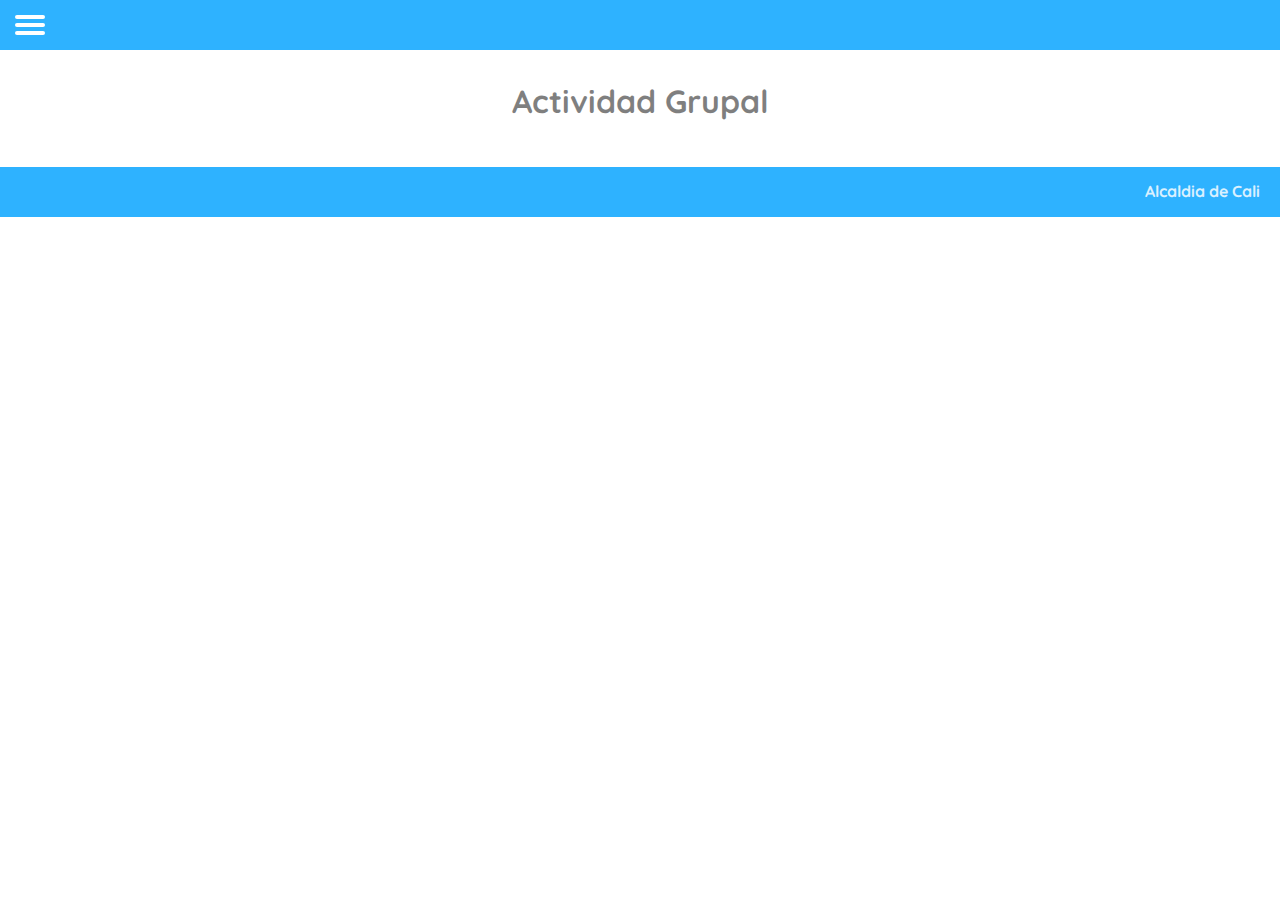
<file: ActividadGrupal.html>
<!DOCTYPE html>
<html lang="es">

<head>
    <meta charset="UTF-8">
    <meta name="viewport" content="width=device-width, initial-scale=1.0">
    <meta http-equiv="X-UA-Compatible" content="ie=edge">
    <title>Narrativas de Paz</title>

    <link rel="stylesheet" href="/src/css/style.css">

    <script src="https://ajax.googleapis.com/ajax/libs/jquery/3.4.0/jquery.min.js"></script>
    <script type="text/javascript" src="functions.js"></script>
    <link href="https://fonts.googleapis.com/css?family=Quicksand:300,400,500,700&display=swap" rel="stylesheet">
</head>

<body>


    <div id="wrapper">
        <section>
            <header id="#header">
                <a href="#" id="menu_on">
                    <span></span>
                    <span></span>
                    <span></span>
                </a>
            </header>
            <nav>
                <ul>
                    <li><a href="./Index.html">Narrativas de paz</a></li>
                    <li><a href="./Ayudanos.html">Ayudanos a construir mas paz</a></li>
                    <li><a href="./Explora.html">Explora la paz</a></li>
                </ul>
            </nav>
        </section>

        <section id="content">
            <h1><b>Actividad Grupal<b></h1>

        </section>

        





    </div>

    <footer>
        <p>Alcaldia de Cali</p>
    </footer>



</body>

</html>
</file>
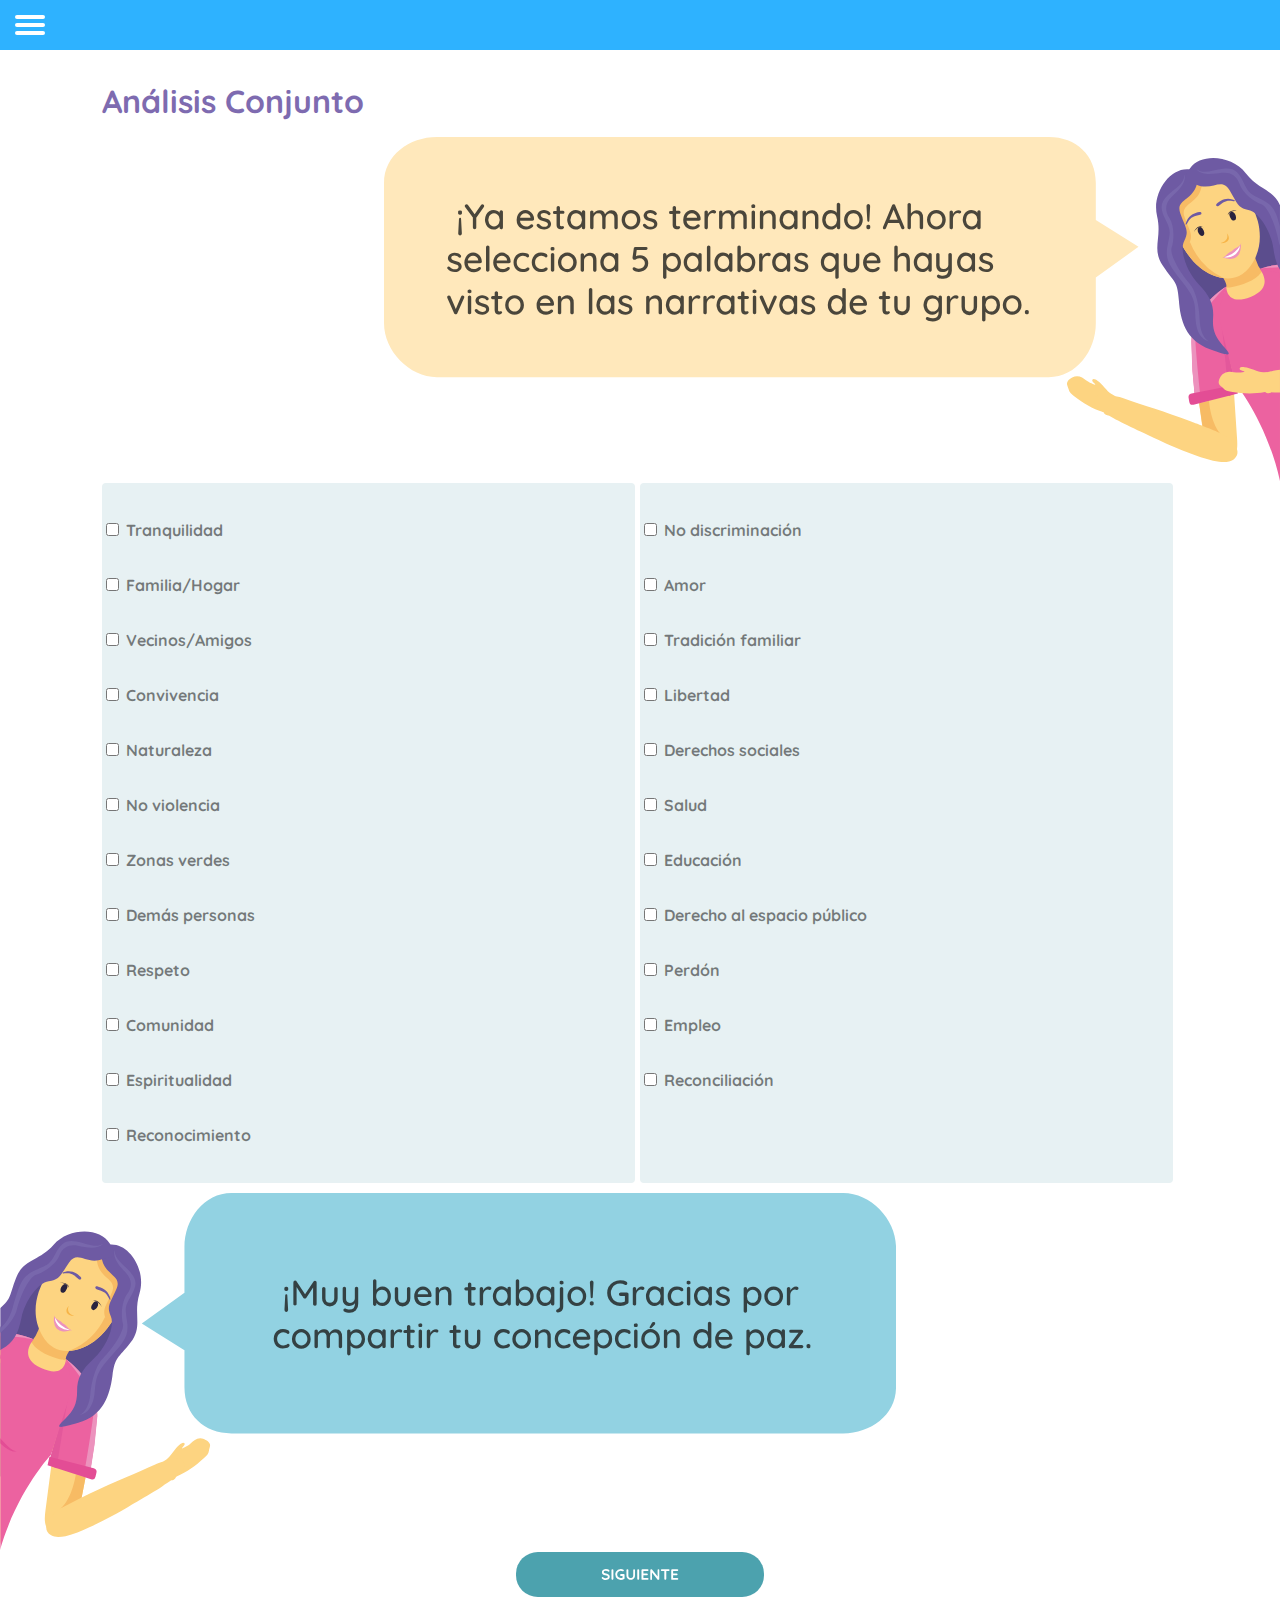
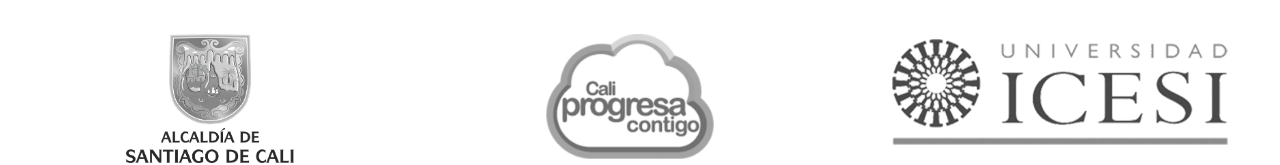
<file: AnalisisConjunto.html>
<!DOCTYPE html>
<html lang="es">

<head>
    <meta charset="UTF-8">
    <meta name="viewport" content="width=device-width, initial-scale=1.0">
    <meta http-equiv="X-UA-Compatible" content="ie=edge">
    <title>Narrativas de Paz</title>

    <link rel="stylesheet" href="./src/css/style.css">
    <link rel="stylesheet" href="./src/css/animate.css">

<script src="https://ajax.googleapis.com/ajax/libs/jquery/3.4.0/jquery.min.js"></script>
    <script type="text/javascript" src="functions.js"></script>
    <link href="https://fonts.googleapis.com/css?family=Quicksand&display=swap" rel="stylesheet">
</head>

<body>
    <div id="wrapper">
        <section>
            <header id="#header">
                <a href="#" id="menu_on">
                    <span></span>
                    <span></span>
                    <span></span>
                </a>
            </header>
            <nav>
                <ul>
                    <li><a href="./Index.html">Narrativas de paz</a></li>
                    <li><a href="./Ayudanos.html">Ayúdanos a construir más paz</a></li>
                    <li><a href="./Explora.html">Explora la paz</a></li>
                </ul>
            </nav>
        </section>
        <section id="content">
            <div style="text-align: left;">
                <h1 style="color: #7E6BB0"><b>Análisis Conjunto<b></h1>
            </div>

        </section>

        <div class="aaa">
            <div>
                <img class="animated zoomIn" src="./src/img/Dialogo-07.svg" width="100%" alt="">
            </div>
        </div>
        <section id="content" style="padding-top: 0px; color: rgba(0, 0, 0, 0.5)">

            <div class="formbajo">
                <div class="contentform" style="display: block; text-align: left; padding-bottom: 40px;">
                    <input type="checkbox" name="palabra" value="Tranquilidad"> Tranquilidad<br>
                    <input type="checkbox" name="palabra" value="Familia / Hogar"> Familia/Hogar<br>
                    <input type="checkbox" name="palabra" value="Vecinos / Amigos"> Vecinos/Amigos<br>
                    <input type="checkbox" name="palabra" value="Convivencia"> Convivencia<br>
                    <input type="checkbox" name="palabra" value="Naturaleza"> Naturaleza<br>
                    <input type="checkbox" name="palabra" value="No violencia"> No violencia<br>
                    <input type="checkbox" name="palabra" value="Zonas verdes"> Zonas verdes<br>
                    <input type="checkbox" name="palabra" value="Démas personas"> Demás personas<br>
                    <input type="checkbox" name="palabra" value="Respesto"> Respeto<br>
                    <input type="checkbox" name="palabra" value="Comunidad"> Comunidad<br>
                    <input type="checkbox" name="palabra" value="Espiritualidad"> Espiritualidad<br>
                    <input type="checkbox" name="palabra" value="Reconocimiento"> Reconocimiento<br>
                </div>
                <div class="contentform" style="display: block; text-align: left;">
                    <input type="checkbox" name="palabra" value="No Discriminacion"> No discriminación<br>
                    <input type="checkbox" name="palabra" value="Amor"> Amor<br>
                    <input type="checkbox" name="palabra" value="Tradicion familiar"> Tradición familiar<br>
                    <input type="checkbox" name="palabra" value="Libertar"> Libertad<br>
                    <input type="checkbox" name="palabra" value="Derechos sociales"> Derechos sociales<br>
                    <input type="checkbox" name="palabra" value="Salud"> Salud<br>
                    <input type="checkbox" name="palabra" value="Educacion"> Educación<br>
                    <input type="checkbox" name="palabra" value="Derecho al espacio publico"> Derecho al espacio
                    público<br>
                    <input type="checkbox" name="palabra" value="Perdon"> Perdón<br>
                    <input type="checkbox" name="palabra" value="Empleo"> Empleo <br>
                    <input type="checkbox" name="palabra" value="Reconciliacion"> Reconciliación<br>
                </div>
            </div>
        </section>

        <div class="derecha">
            <div>
                <img class="animated zoomIn" src="./src/img/Dialogo-08.svg" width="100%" alt="">
            </div>
        </div>

        <section id="content" style="padding-top: 0px;">

            <div>
                <a href="FaseFinal.html"><img class="animated zoomIn www" src="./src/img/siguiente.svg" id="siguiente" alt=""></a>
            </div>

        </section>

    </div>


    <footer style="display: flex; background-color: rgb(255, 255, 255);" >
            <div style="margin-right: 0px; width: 33%; text-align: center" class="colum1">
                    <img style="width: 40%; margin-top: 5px;" src="./src/img/alcaldiaCali2.png">
            </div>
            <div style="margin-right: 10px; width: 33%; text-align: center" class="colum2">
                    <img style="width: 40%; margin-top: 5px;"  src="./src/img/alcaldiaCali.png">
            </div>
            <div style="margin-right: 10px; width: 33%; text-align: center" class="colum3">
                <img style="width: 80%; margin-top: 10px;" src="./src/img/logoIcesi.png">
            </div>
        </footer>

</body>

</html>
</file>
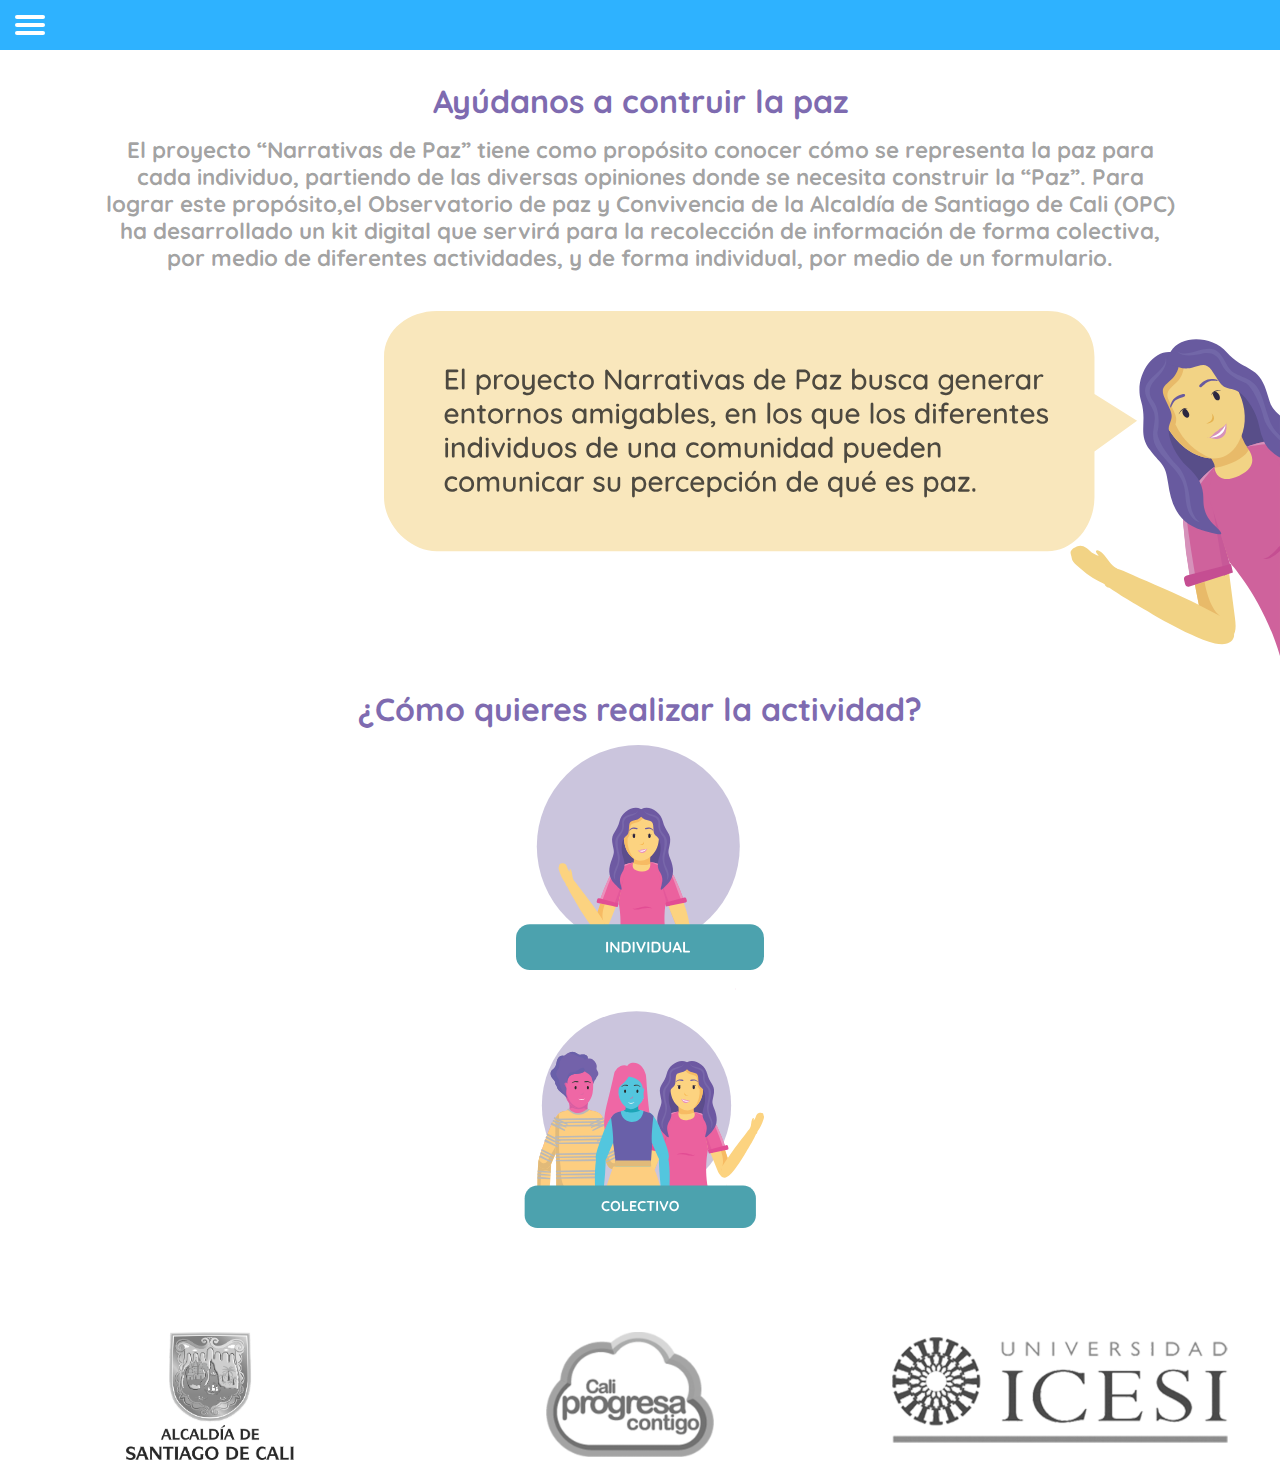
<file: Ayudanos.html>
<!DOCTYPE html>
<html lang="es">

<head>
    <meta charset="UTF-8">
    <meta name="viewport" content="width=device-width, initial-scale=1.0">
    <meta http-equiv="X-UA-Compatible" content="ie=edge">
    <title>Narrativas de Paz</title>

    <link rel="stylesheet" href="./src/css/style.css">
    <link rel="stylesheet" href="./src/css/animate.css">

   <script src="https://ajax.googleapis.com/ajax/libs/jquery/3.4.0/jquery.min.js"></script>
    <script type="text/javascript" src="functions.js"></script>
    <link href="https://fonts.googleapis.com/css?family=Quicksand&display=swap" rel="stylesheet">
</head>

<body>


    <div id="wrapper">
        <section>
            <header id="#header">
                <a href="#" id="menu_on">
                    <span></span>
                    <span></span>
                    <span></span>
                </a>
            </header>
            <nav>
                <ul>
                    <li><a href="./Index.html">Narrativas de paz</a></li>
                    <li><a href="#">Ayúdanos a construir más paz</a></li>
                    <li><a href="./Explora.html">Explora la paz</a></li>
                </ul>
            </nav>
        </section>
        <section id="content">
            <h1 style="color: #7E6BB0"><b class="animated zoomIn">Ayúdanos a contruir la paz<b></h1>
            <p class="animated zoomIn">El proyecto “Narrativas de Paz” tiene como propósito conocer cómo se
                representa la paz para cada individuo, partiendo de las diversas opiniones donde se necesita construir
                la “Paz”.
                Para lograr este propósito,el Observatorio de paz y Convivencia de la Alcaldía de Santiago de Cali (OPC)
                ha desarrollado un kit digital que servirá para la recolección de información de forma colectiva, por
                medio de diferentes actividades, y de forma individual, por medio de un formulario.</p>
        </section>

        <div class="aaa">
            <img class="animated zoomIn" src="./src/img/personaje1.svg" width="100%" alt="">
        </div>


        <section id="content">
            <h1 style="color: #7E6BB0"><b>¿Cómo quieres realizar la actividad?<b></h1>

            <a href="./Infop.html"><img class="animated zoomIn www" src="./src/img/indivudual.svg" id="" alt=""></a>
            <br>
            <br>
            <img class="animated zoomIn www" src="./src/img/colectivo.svg" id="mostrarid" width="53%" alt="">
            <div>

                <section id="content">
                    <img class="animated zoomIn www" src="./src/img/crearGrupo.svg" id="crear" alt=""></a>

                    <input type="text" style="text-align: center;" class="nombreg" id="fname" name="firstname"
                        placeholder="Nombre de grupo">

                    <img class="animated zoomIn www" src="./src/img/crear.svg" id="crearg" alt=""></a>

                    <b class="vercodigo" style="color: rgba(0, 0, 0, 0.5)">Codigo de tu grupo</b><br>
                    <input type="text" style="text-align: center;" class="vercodigo" id="fname" name="codigo"
                        value="12345" readonly="readonly">

                    <br>
                    <img class="animated zoomIn www" src="./src/img/ingresarGrupo.svg" id="ingresar" alt=""></a>

                    <input type="text" style="text-align: center;" class="ingresarcodigo" id="fname" name="firstname"
                        placeholder="Ingresar codigo de grupo">
                        <img class="animated zoomIn www" src="./src/img/ingresar.svg" id="siguiente" alt="">
                </section>


            </div>

        </section>



    </div>


    <script type="text/javascript">
        $("#crear").hide();
        $("#ingresar").hide();
        $(".vercodigo").hide();
        $(".ingresarcodigo").hide();
        $("#siguiente").hide();
        $(".nombreg").hide();
        $("#crearg").hide();
        var e = 0;

        $("#mostrarid").click(function () {
            if (e == 0) {
                e += 1;
                $("#crear").show();
                $("#crear").addClass('animated zoomIn');
                $("#ingresar").show();
                $("#ingresar").addClass('animated zoomIn');
            }
        });


        $("#crear").click(function () {
            $(".nombreg").show();
            $(".nombreg").addClass('animated zoomIn');
            $("#crearg").show();
            $("#crearg").addClass('animated zoomIn');
            $("#crear").hide();
        });

        $("#crearg").click(function () {

            if ($(".nombreg").val() != "") {
                $(".vercodigo").show();
                $(".vercodigo").addClass('animated zoomIn');
                $("#crearg").hide();
                $(".nombreg").hide();
            } else {
                alert("Por favor ingresar nombre de grupo");

            }
        });

        $("#ingresar").click(function () {
            $(".ingresarcodigo").show();
            $(".ingresarcodigo").addClass('animated zoomIn');
            $("#siguiente").show();
            $("#siguiente").addClass('animated zoomIn');

            $("#ingresar").hide();

        });

        $("#siguiente").click(function () {
            if ($(".ingresarcodigo").val() == 12345) {
                $(location).attr('href', './Infogrup.html');
            } else {
                alert("Codigo incorrecto");


            }

        });
    </script>

<footer style="display: flex; background-color: rgb(255, 255, 255);" >
        <div style="margin-right: 0px; width: 33%; text-align: center" class="colum1">
                <img style="width: 40%; margin-top: 5px;" src="./src/img/alcaldiaCali2.png">
        </div>
        <div style="margin-right: 10px; width: 33%; text-align: center" class="colum2">
                <img style="width: 40%; margin-top: 5px;"  src="./src/img/alcaldiaCali.png">
        </div>
        <div style="margin-right: 10px; width: 33%; text-align: center" class="colum3">
            <img style="width: 80%; margin-top: 10px;" src="./src/img/logoIcesi.png">
        </div>
    </footer>



</body>

</html>
</file>
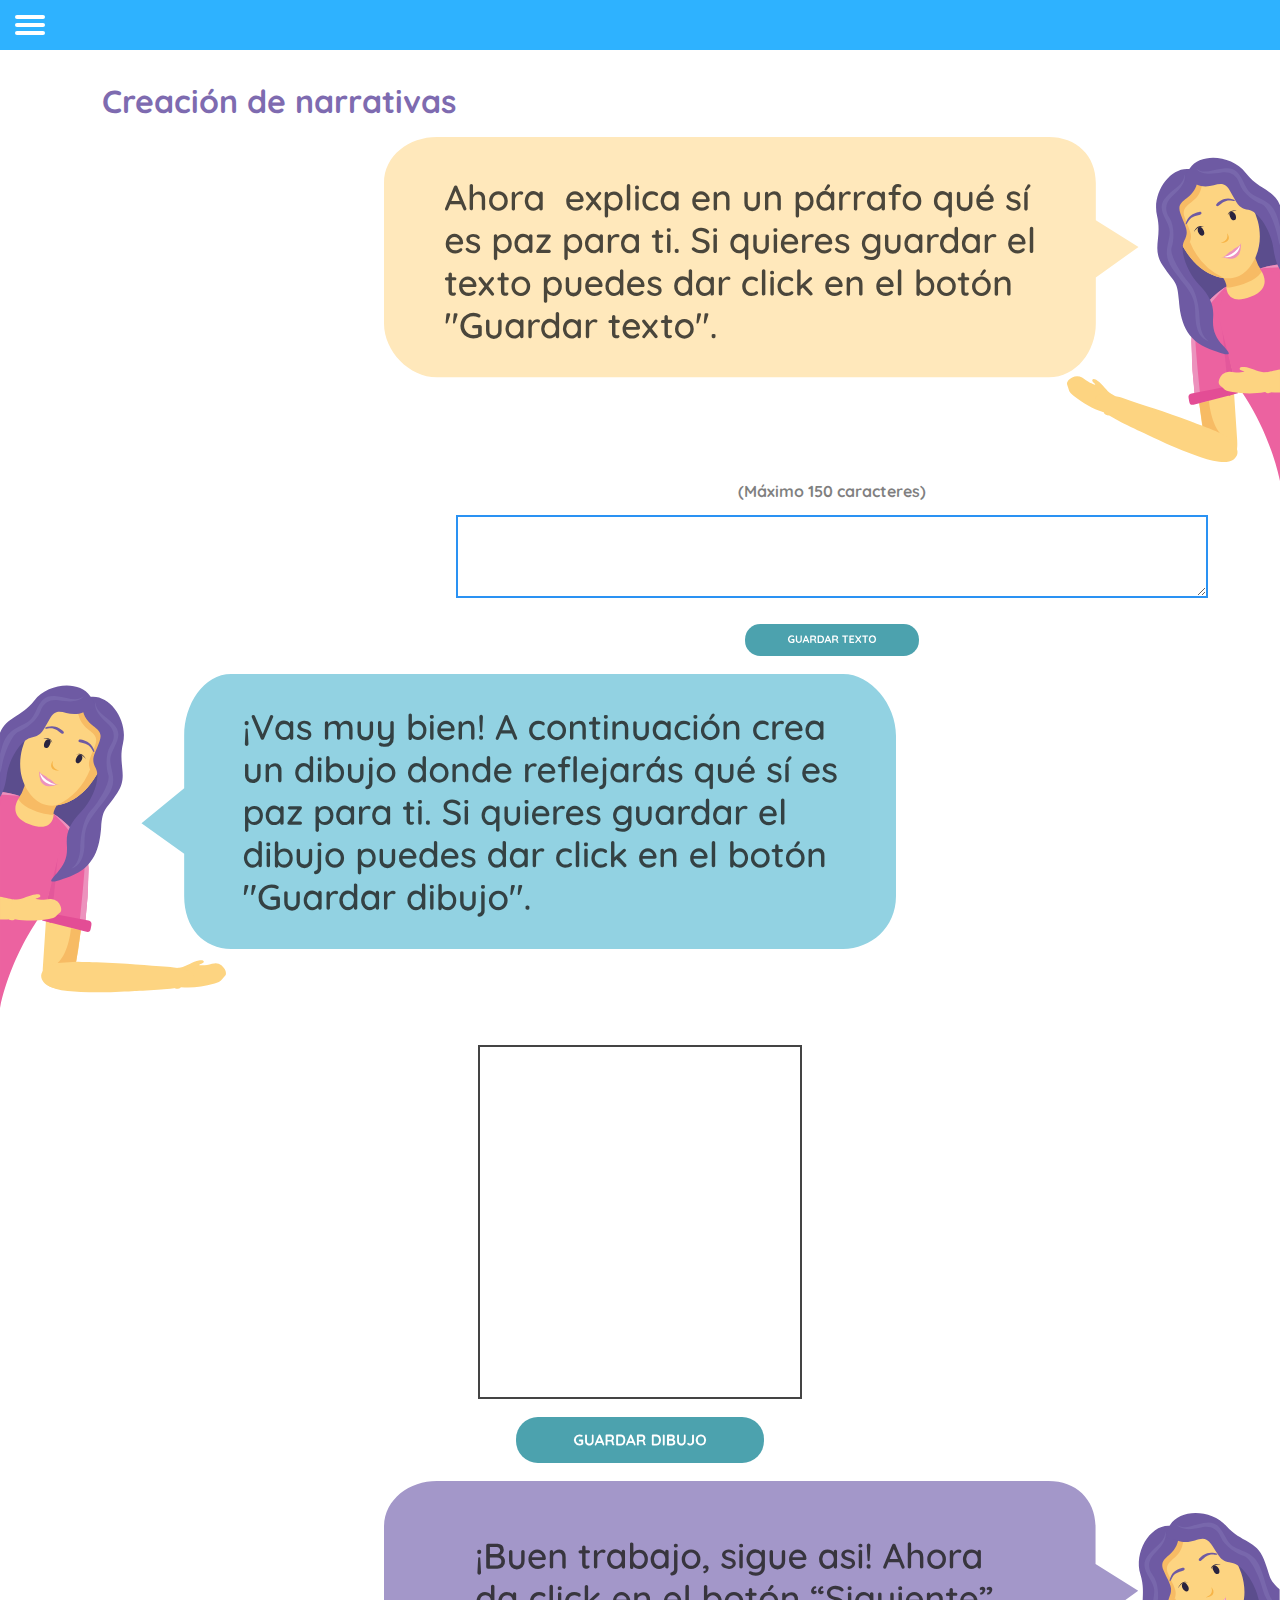
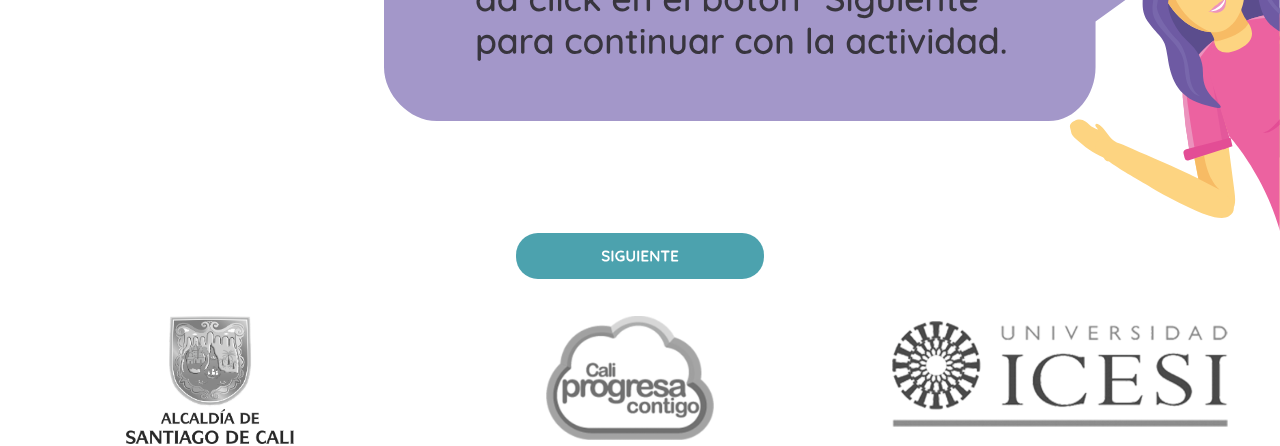
<file: CreacionDeNarrativas.html>
<!DOCTYPE html>
<html lang="es">

<head>
    <meta charset="UTF-8">
    <meta name="viewport" content="width=device-width, initial-scale=1.0">
    <meta http-equiv="X-UA-Compatible" content="ie=edge">
    <title>Narrativas de Paz</title>

    <link rel="stylesheet" href="./src/css/style.css">
    <link rel="stylesheet" href="./src/css/animate.css">

   <script src="https://ajax.googleapis.com/ajax/libs/jquery/3.4.0/jquery.min.js"></script>
    <script type="text/javascript" src="functions.js"></script>
    <link href="https://fonts.googleapis.com/css?family=Quicksand:300,400,500,700&display=swap" rel="stylesheet">
    <script type="text/javascript" src="https://ajax.googleapis.com/ajax/libs/jquery/1.7.1/jquery.min.js"></script>

    <script type="text/javascript">
        $(document).ready(function () {
            initialize();
        });


        function getPosition(mouseEvent, sigCanvas) {
            var x, y;
            if (mouseEvent.pageX != undefined && mouseEvent.pageY != undefined) {
                x = mouseEvent.pageX;
                y = mouseEvent.pageY;
            } else {
                x = mouseEvent.clientX + document.body.scrollLeft + document.documentElement.scrollLeft;
                y = mouseEvent.clientY + document.body.scrollTop + document.documentElement.scrollTop;
            }

            return {
                X: x - sigCanvas.offsetLeft,
                Y: y - sigCanvas.offsetTop
            };
        }

        function initialize() {
            var sigCanvas = document.getElementById("canvasSignature");
            var context = sigCanvas.getContext("2d");
            context.strokeStyle = 'Black';

            var is_touch_device = 'ontouchstart' in document.documentElement;

            if (is_touch_device) {
                var drawer = {
                    isDrawing: false,
                    touchstart: function (coors) {
                        context.beginPath();
                        context.moveTo(coors.x, coors.y);
                        this.isDrawing = true;
                    },
                    touchmove: function (coors) {
                        if (this.isDrawing) {
                            context.lineTo(coors.x, coors.y);
                            context.stroke();
                        }
                    },
                    touchend: function (coors) {
                        if (this.isDrawing) {
                            this.touchmove(coors);
                            this.isDrawing = false;
                        }
                    }
                };

                function draw(event) {

                    var coors = {
                        x: event.targetTouches[0].pageX,
                        y: event.targetTouches[0].pageY
                    };

                    var obj = sigCanvas;

                    if (obj.offsetParent) {
                        do {
                            coors.x -= obj.offsetLeft;
                            coors.y -= obj.offsetTop;
                        }
                        while ((obj = obj.offsetParent) != null);
                    }

                    drawer[event.type](coors);
                }

                function clearCanvas() {
                    context.clearRect(0, 0, sigCanvas.width, sigCanvas.height);
                }


                sigCanvas.addEventListener('touchstart', draw, false);
                sigCanvas.addEventListener('touchmove', draw, false);
                sigCanvas.addEventListener('touchend', draw, false);

                sigCanvas.addEventListener('touchmove', function (event) {
                    event.preventDefault();
                }, false);
            } else {

                $("#canvasSignature").mousedown(function (mouseEvent) {
                    var position = getPosition(mouseEvent, sigCanvas);

                    context.moveTo(position.X, position.Y);
                    context.beginPath();

                    $(this).mousemove(function (mouseEvent) {
                        drawLine(mouseEvent, sigCanvas, context);
                    }).mouseup(function (mouseEvent) {
                        finishDrawing(mouseEvent, sigCanvas, context);
                    }).mouseout(function (mouseEvent) {
                        finishDrawing(mouseEvent, sigCanvas, context);
                    });
                });

            }
        }

        function drawLine(mouseEvent, sigCanvas, context) {

            var position = getPosition(mouseEvent, sigCanvas);

            context.lineTo(position.X, position.Y);
            context.stroke();
        }



        function finishDrawing(mouseEvent, sigCanvas, context) {
            drawLine(mouseEvent, sigCanvas, context);

            context.closePath();

            $(sigCanvas).unbind("mousemove")
                .unbind("mouseup")
                .unbind("mouseout");
        }
    </script>



</head>

<body>


    <div id="wrapper">
        <section>
            <header id="#header">
                <a href="#" id="menu_on">
                    <span></span>
                    <span></span>
                    <span></span>
                </a>
            </header>
            <nav>
                <ul>
                    <li><a href="./Index.html">Narrativas de paz</a></li>
                    <li><a href="./Ayudanos.html">Ayúdanos a construir más paz</a></li>
                    <li><a href="./Explora.html">Explora la paz</a></li>
                </ul>
            </nav>
        </section>
        <section id="content">
            <div style="text-align: left;">
                <h1 style="color: #7E6BB0"><b>Creación de narrativas<b></h1>
            </div>

        </section>
        <div class="aaa">
            <div>
                <img class="animated zoomIn" src="./src/img/Dialogo-03.svg" width="100%" alt="">
            </div>


            <section id="content" style="padding-top: 0px; color: rgba(0, 0, 0, 0.5)">

                (Máximo 150 caracteres)
                <br>
                <br>
                <div class="formbajo">
                    <textarea maxlength="150" name="definiciondepaz" rows=5 cols=40>

                    </textarea>
                </div>
                <form action="#">
                    <br>
                    <a href=""><img class="animated zoomIn www" src="./src/img/guardarTexto.svg" id="siguiente" alt=""></a>
                </form>
                <br>
            </section>
        </div>

        <div class="derecha">
            <div>
                <img class="animated zoomIn" src="./src/img/Dialogo-04.svg" width="100%" alt="">
            </div>
        </div>


        <section id="content">

            <div id="canvasDiv">
                <canvas id="canvasSignature" width="320px" height="350px"
                    style="border:2px solid #444444 ; background-color: white;"></canvas>
            </div>

        </section>

        <section id="content" style="padding-top: 0px;">

            <div>
                <form action="#">
                    <br>
                    <a href=""><img class="animated zoomIn www" src="./src/img/guardarDibujo.svg" id="siguiente" alt=""></a>
                </form>
            </div>

        </section>

        <div class="aaa">
            <div>
                <br>
                <img class="animated zoomIn" src="./src/img/Dialogo-05.svg" width="100%" alt="">
            </div>
        </div>

        <section id="content" style="padding-top: 0px;">

            <div>
                    <a href="ResultadosCreacionNarrativas.html"><img class="animated zoomIn www" src="./src/img/siguiente.svg" id="siguiente" alt=""></a>
            </div>

        </section>


    </div>

    <footer style="display: flex; background-color: rgb(255, 255, 255);" >
            <div style="margin-right: 0px; width: 33%; text-align: center" class="colum1">
                    <img style="width: 40%; margin-top: 5px;" src="./src/img/alcaldiaCali2.png">
            </div>
            <div style="margin-right: 10px; width: 33%; text-align: center" class="colum2">
                    <img style="width: 40%; margin-top: 5px;"  src="./src/img/alcaldiaCali.png">
            </div>
            <div style="margin-right: 10px; width: 33%; text-align: center" class="colum3">
                <img style="width: 80%; margin-top: 10px;" src="./src/img/logoIcesi.png">
            </div>
        </footer>



</body>

</html>
</file>
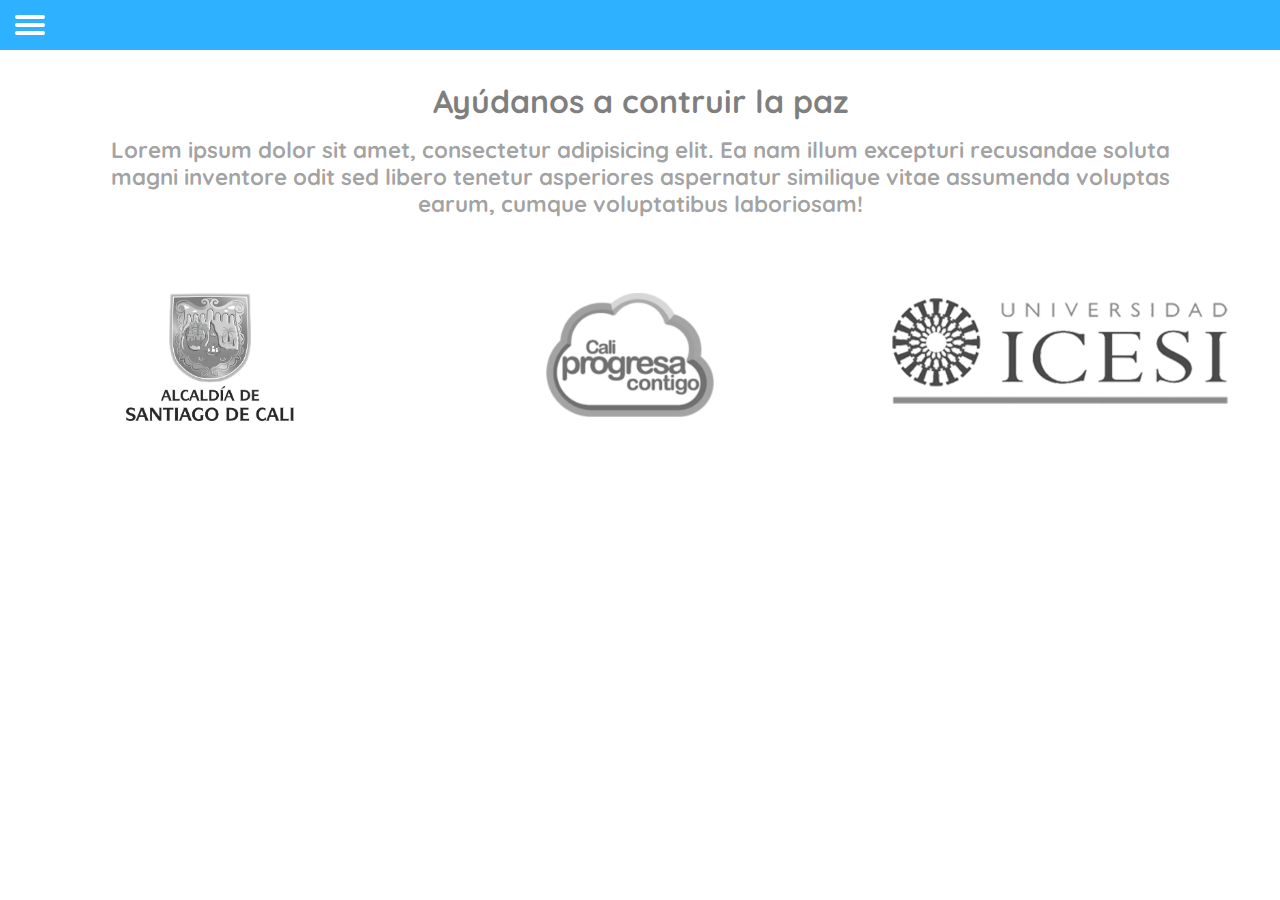
<file: Cuestionario.html>
<!DOCTYPE html>
<html lang="es">
<head>
    <meta charset="UTF-8">
    <meta name="viewport" content="width=device-width, initial-scale=1.0">
    <meta http-equiv="X-UA-Compatible" content="ie=edge">
    <title>Narrativas de Paz</title>

    <link rel="stylesheet" href="./src/css/style.css">

   <script src="https://ajax.googleapis.com/ajax/libs/jquery/3.4.0/jquery.min.js"></script>
	<script type="text/javascript" src="functions.js"></script>
	<link href="https://fonts.googleapis.com/css?family=Quicksand&display=swap" rel="stylesheet">
</head>
<body>


        <div id="wrapper">
                <section>
                    <header id="#header">
                        <a href="#" id="menu_on">
                            <span></span>
                            <span></span>
                            <span></span>
                        </a>
                    </header>
                    <nav>	
                        <ul>
                            <li><a href="./Index.html">Narrativas de paz</a></li>
                            <li><a href="#">Ayúdanos a construir más paz</a></li>
                            <li><a href="./Explora.html">Explora la paz</a></li>
                        </ul>
                    </nav>
                </section>
                <section id="content">
                            <h1><b>Ayúdanos a contruir la paz<b></h1>
                            <p>Lorem ipsum dolor sit amet, consectetur adipisicing elit. 
                                Ea nam illum excepturi recusandae soluta magni inventore odit sed libero tenetur asperiores aspernatur similique vitae assumenda voluptas earum, cumque voluptatibus laboriosam!</p>
                </section>




            </div>

            <footer style="display: flex; background-color: rgb(255, 255, 255);" >
                    <div style="margin-right: 0px; width: 33%; text-align: center" class="colum1">
                            <img style="width: 40%; margin-top: 5px;" src="./src/img/alcaldiaCali2.png">
                    </div>
                    <div style="margin-right: 10px; width: 33%; text-align: center" class="colum2">
                            <img style="width: 40%; margin-top: 5px;"  src="./src/img/alcaldiaCali.png">
                    </div>
                    <div style="margin-right: 10px; width: 33%; text-align: center" class="colum3">
                        <img style="width: 80%; margin-top: 10px;" src="./src/img/logoIcesi.png">
                    </div>
                </footer>


    
</body>
</html>
</file>
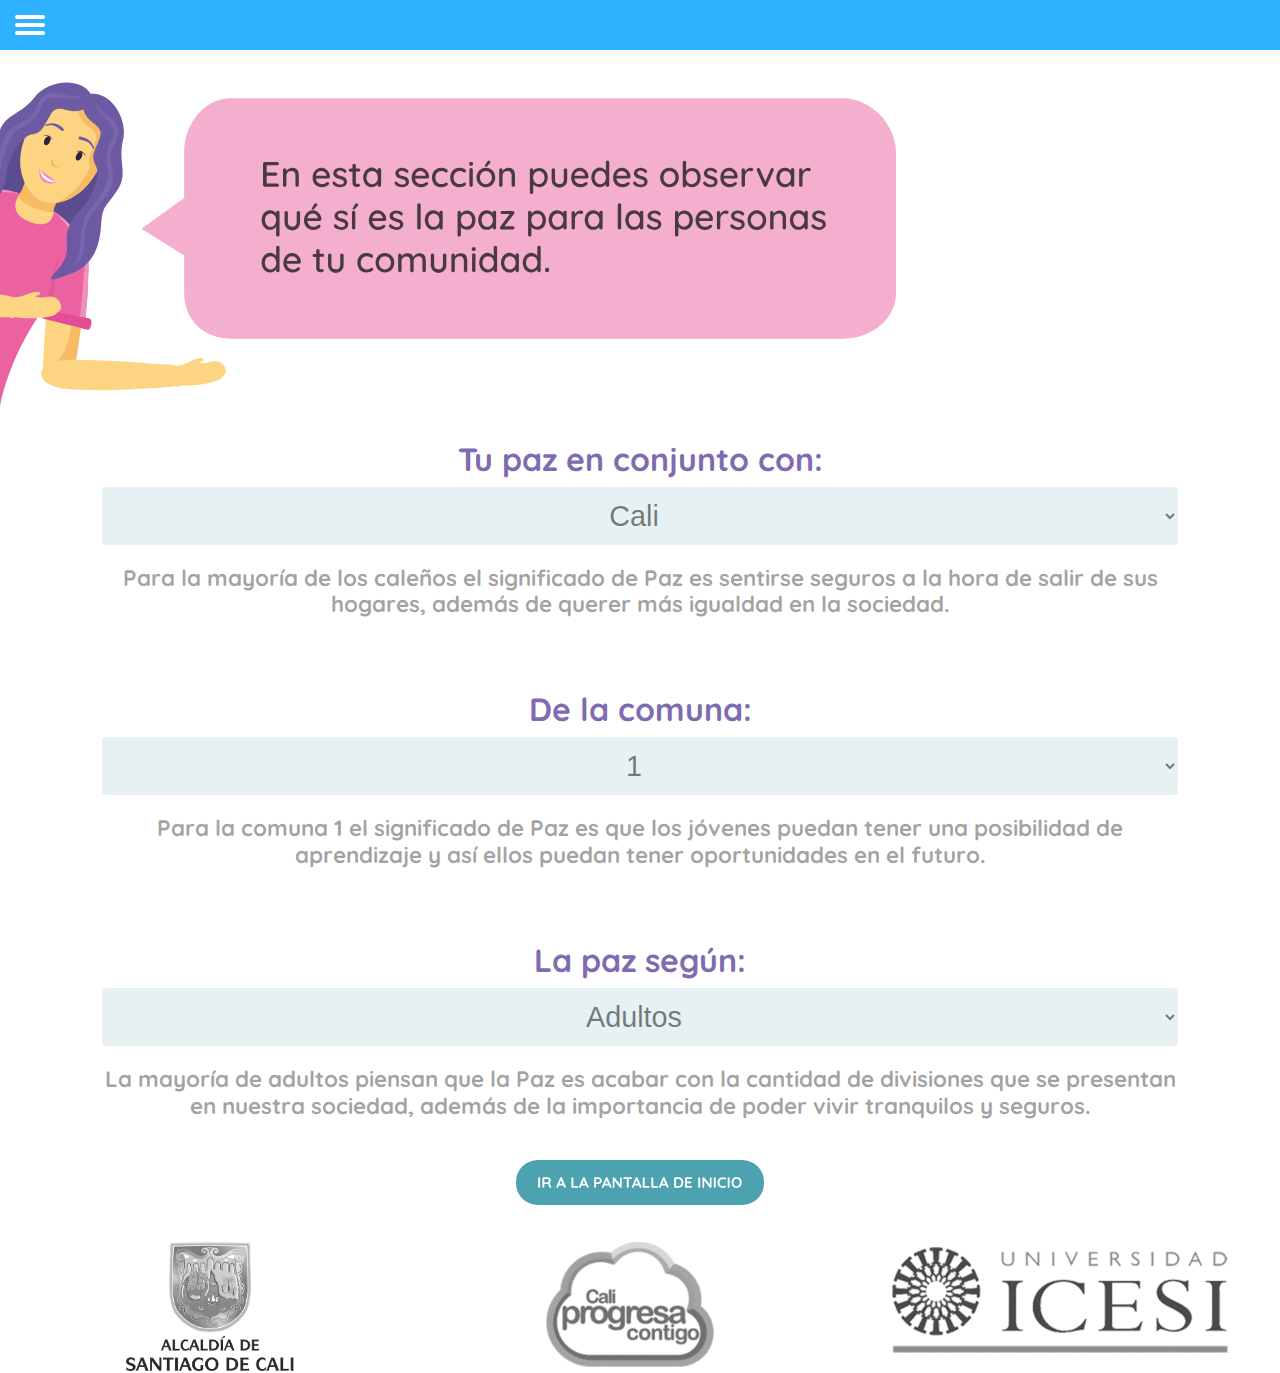
<file: Explora.html>
<!DOCTYPE html>
<html lang="es">

<head>
    <meta charset="UTF-8">
    <meta name="viewport" content="width=device-width, initial-scale=1.0">
    <meta http-equiv="X-UA-Compatible" content="ie=edge">
    <title>Narrativas de Paz</title>

    <link rel="stylesheet" href="./src/css/style.css">
    <link rel="stylesheet" href="./src/css/animate.css">

   <script src="https://ajax.googleapis.com/ajax/libs/jquery/3.4.0/jquery.min.js"></script>
    <script type="text/javascript" src="functions.js"></script>
    <link href="https://fonts.googleapis.com/css?family=Quicksand&display=swap" rel="stylesheet">
</head>

<body>


    <div id="wrapper">
        <section>
            <header id="#header">
                <a href="#" id="menu_on">
                    <span></span>
                    <span></span>
                    <span></span>
                </a>
            </header>
            <nav>
                <ul>
                    <li><a href="./Index.html">Narrativas de paz</a></li>
                    <li><a href="./Ayudanos.html">Ayúdanos a construir más paz</a></li>
                    <li><a href="#">Explora la paz</a></li>
                </ul>
            </nav>
        </section>
        <div class="aaa" style="margin-top: 30px; float: left;">
            <img class="animated zoomIn" src="./src/img/Dialogo-06.svg" width="100%" alt="">
        </div>

        <section id="content">
            <h1 style="color: #7E6BB0"><b>Tu paz en conjunto con:
                    <select id="ciudad">
                        <option value="Cali">Cali</option>
                        <option value="Jamundi">Jamundi</option>
                        <option value="Palmira">Palmira</option>
                        <option value="Buga">Buga</option>
                    </select>
                    <b></h1>
            <p>Para la mayoría de los caleños el significado de Paz es 
                    sentirse seguros a la hora de salir de sus hogares, además 
                    de querer más igualdad en la sociedad.</p>
        </section>

        <section id="content">
            <h1 style="color: #7E6BB0"><b>De la comuna:
                    <select id="ciudad">
                        <option value="1">1</option>
                        <option value="2">2</option>
                        <option value="3">3</option>
                        <option value="4">4</option>
                        <option value="5">5</option>
                        <option value="6">6</option>
                        <option value="7">7</option>
                        <option value="8">8</option>
                        <option value="9">9</option>
                        <option value="10">10</option>
                        <option value="11">11</option>
                        <option value="12">12</option>
                        <option value="13">13</option>
                        <option value="14">14</option>
                        <option value="15">15</option>
                        <option value="16">16</option>
                        <option value="17">17</option>
                        <option value="18">18</option>
                        <option value="19">19</option>
                        <option value="20">20</option>
                        <option value="21">21</option>
                        <option value="22">22</option>
                    </select>
                    <b></h1>
            <p>Para la comuna 1 el significado de 
                Paz  es que los jóvenes puedan tener una posibilidad 
                de aprendizaje y así ellos puedan tener oportunidades en el futuro.</p>
        </section>

        <section id="content">
            <h1 style="color: #7E6BB0"><b>La paz según:
                    <select id="ciudad">
                        <option value="Adultos">Adultos</option>
                        <option value="Jóvenes">Jóvenes</option>
                        <option value="Niños">Niños</option>
                        <option value="Hombres">Hombres</option>
                        <option value="Mujeres">Mujeres</option>
                    </select>
                    <b></h1>
            <p>La mayoría de adultos piensan que la Paz es acabar con 
                la cantidad de divisiones que se presentan en nuestra sociedad, 
                además de la importancia de poder vivir tranquilos y seguros.</p>
        </section>


        <section id="content" style="padding-top: 0px;">

            <div>
                    <a href="./Index.html"><img class="animated zoomIn www" src="./src/img/iraLaPantalladeInicio.svg" id="siguiente" alt=""></a>
            </div>

        </section>


    </div>

    <footer style="display: flex; background-color: rgb(255, 255, 255);" >
            <div style="margin-right: 0px; width: 33%; text-align: center" class="colum1">
                    <img style="width: 40%; margin-top: 5px;" src="./src/img/alcaldiaCali2.png">
            </div>
            <div style="margin-right: 10px; width: 33%; text-align: center" class="colum2">
                    <img style="width: 40%; margin-top: 5px;"  src="./src/img/alcaldiaCali.png">
            </div>
            <div style="margin-right: 10px; width: 33%; text-align: center" class="colum3">
                <img style="width: 80%; margin-top: 10px;" src="./src/img/logoIcesi.png">
            </div>
        </footer>



</body>

</html>
</file>
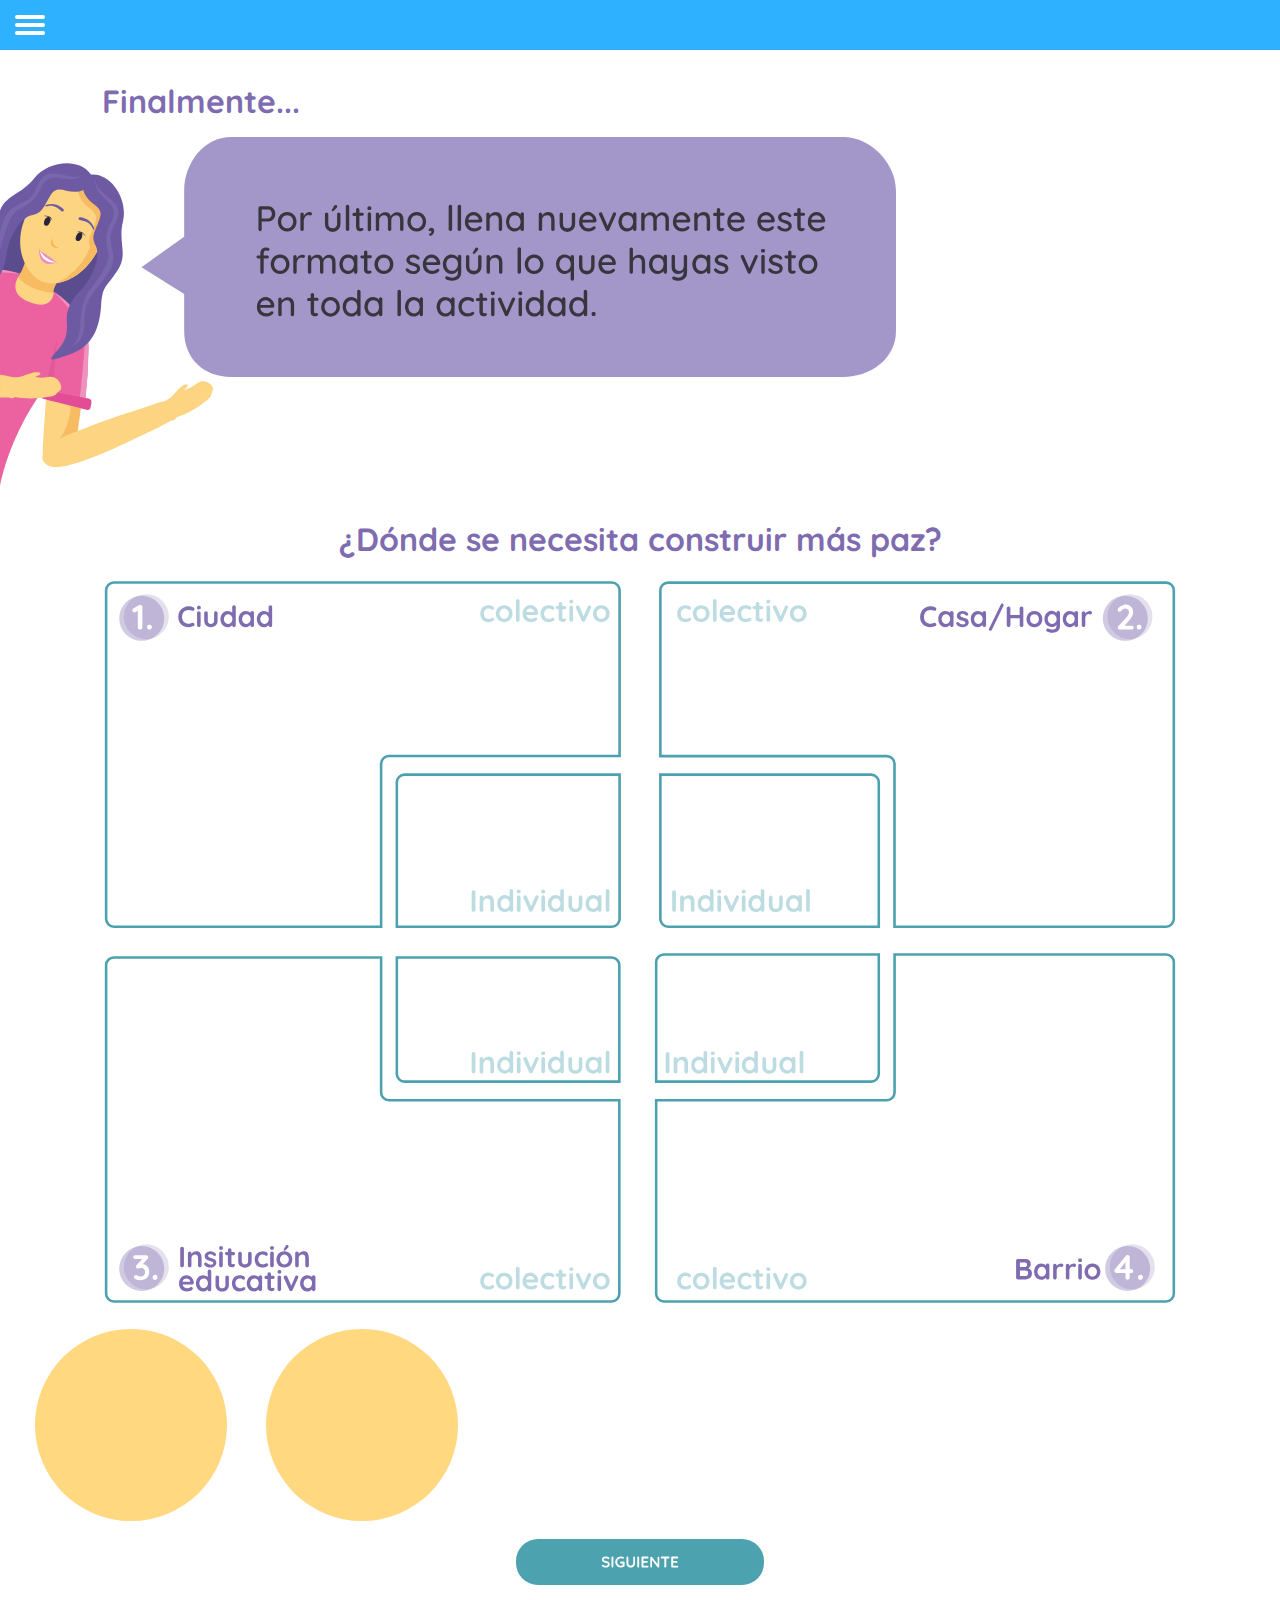
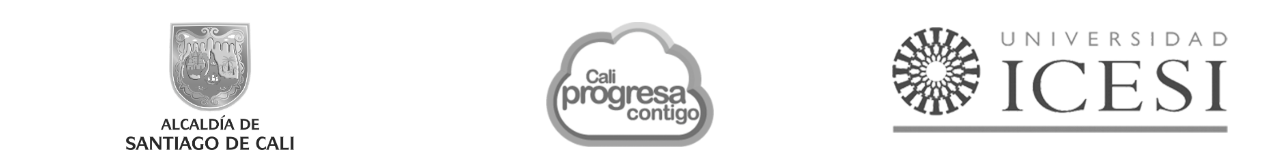
<file: FaseFinal.html>
<!DOCTYPE html>
<html lang="es">

<head>
    <meta charset="UTF-8">
    <meta name="viewport" content="width=device-width, initial-scale=1.0">
    <meta http-equiv="X-UA-Compatible" content="ie=edge">
    <title>Narrativas de Paz</title>

    <link rel="stylesheet" href="./src/css/style.css">
    <link rel="stylesheet" href="./src/css/animate.css">

<script src="https://ajax.googleapis.com/ajax/libs/jquery/3.4.0/jquery.min.js"></script>
    <script type="text/javascript" src="functions.js"></script>
    <link href="https://fonts.googleapis.com/css?family=Quicksand&display=swap" rel="stylesheet">
</head>

<body>
    <div id="wrapper">
        <section>
            <header id="#header">
                <a href="#" id="menu_on">
                    <span></span>
                    <span></span>
                    <span></span>
                </a>
            </header>
            <nav>
                <ul>
                    <li><a href="./Index.html">Narrativas de paz</a></li>
                    <li><a href="./Ayudanos.html">Ayúdanos a construir más paz</a></li>
                    <li><a href="./Explora.html">Explora la paz</a></li>
                </ul>
            </nav>
        </section>
        <section id="content">
            <div style="text-align: left;">
                <h1 style="color: #7E6BB0"><b>Finalmente...<b></h1>
            </div>

        </section>

        <div class="derecha">
            <div>
                <img class="animated zoomIn" src="./src/img/Dialogo-09.svg" width="100%" alt="">
            </div>
        </div>

        <section id="content">
            <div style="text-align: center;">
                <h1 style="color: #7E6BB0"><b>¿Dónde se necesita construir más paz?<b></h1>
            </div>
        </section>

        <div>
            <div>
                <img class="animated zoomIn" src="./src/img/Rompehielos.svg" width="100%" alt="">
            </div>
            <div style="display: block; align-content: center; height: 80;" class="animated zoomIn">
                <img src="./src/img/StickerHombre.svg" width="15%" style="margin-left: 35px; margin-top: 20px;" alt="">
                <img src="./src/img/StickerHombre.svg" width="15%" style="margin-left: 35px;" alt="">

            </div>

        </div>

        <section id="content" style="padding-top: 0px;">

            <div>
                <br>
                    <a href="ResultadosFaseFinal.html"><img class="animated zoomIn www" src="./src/img/siguiente.svg" id="siguiente" alt=""></a>
            </div>

        </section>

    </div>


    <footer style="display: flex; background-color: rgb(255, 255, 255);" >
            <div style="margin-right: 0px; width: 33%; text-align: center" class="colum1">
                    <img style="width: 40%; margin-top: 5px;" src="./src/img/alcaldiaCali2.png">
            </div>
            <div style="margin-right: 10px; width: 33%; text-align: center" class="colum2">
                    <img style="width: 40%; margin-top: 5px;"  src="./src/img/alcaldiaCali.png">
            </div>
            <div style="margin-right: 10px; width: 33%; text-align: center" class="colum3">
                <img style="width: 80%; margin-top: 10px;" src="./src/img/logoIcesi.png">
            </div>
        </footer>

</body>

</html>
</file>
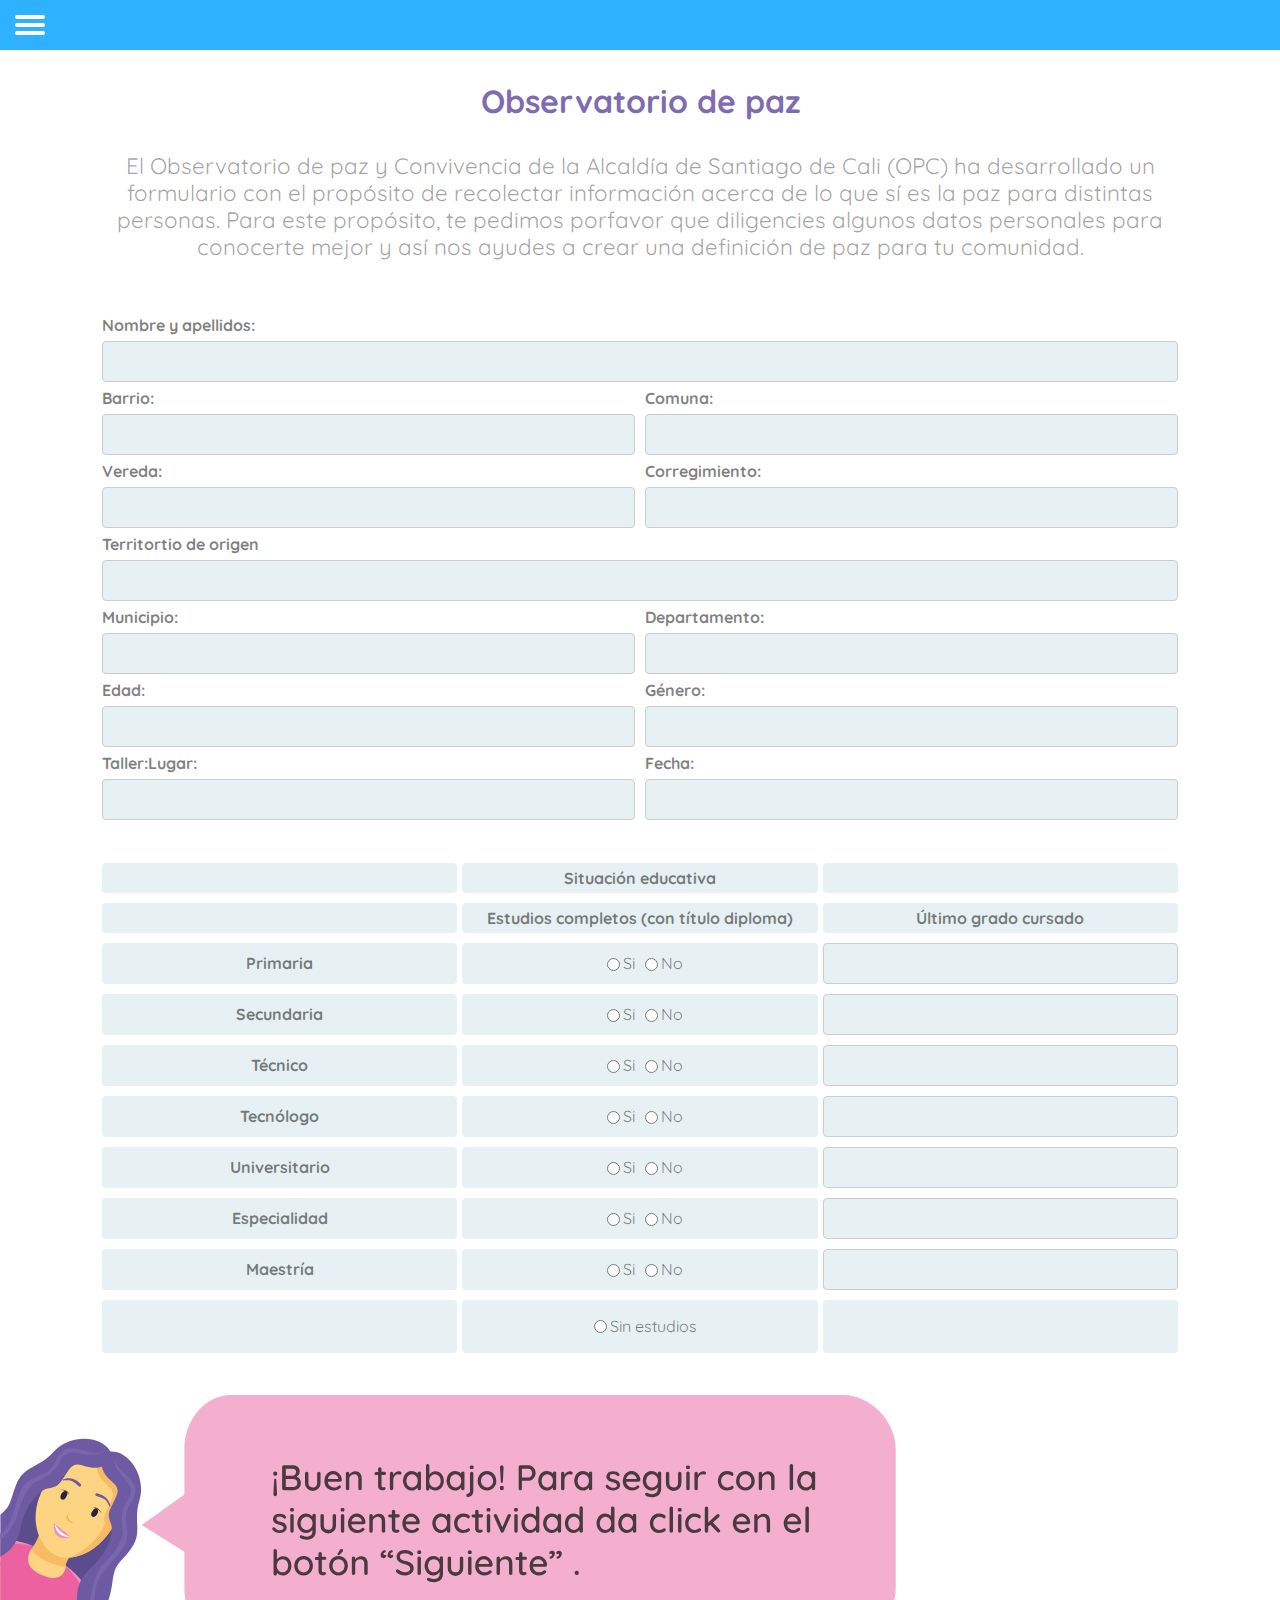
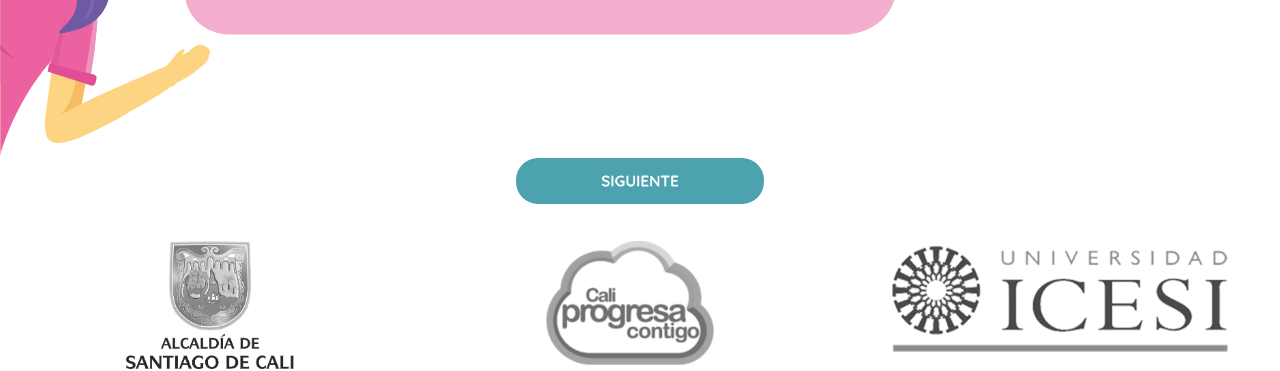
<file: Infogrup.html>
<!DOCTYPE html>
<html lang="es">

<head>
    <meta charset="UTF-8">
    <meta name="viewport" content="width=device-width, initial-scale=1.0">
    <meta http-equiv="X-UA-Compatible" content="ie=edge">
    <title>Narrativas de Paz</title>

    <link rel="stylesheet" href="./src/css/style.css">
    <link rel="stylesheet" href="./src/css/animate.css">


   <script src="https://ajax.googleapis.com/ajax/libs/jquery/3.4.0/jquery.min.js"></script>
    <script type="text/javascript" src="functions.js"></script>
    <link href="https://fonts.googleapis.com/css?family=Quicksand:300,400,500,700&display=swap" rel="stylesheet">
</head>

<body>


    <div id="wrapper">
        <section>
            <header id="#header">
                <a href="#" id="menu_on">
                    <span></span>
                    <span></span>
                    <span></span>
                </a>
            </header>
            <nav>
                <ul>
                    <li><a href="./Index.html">Narrativas de paz</a></li>
                    <li><a href="./Ayudanos.html">Ayúdanos a construir más paz</a></li>
                    <li><a href="./Explora.html">Explora la paz</a></li>
                </ul>
            </nav>
        </section>
        <section id="content"  style="color: rgba(0, 0, 0, 0.5)" >
            <h1 style="color: #7E6BB0"><b>Observatorio de paz</b></h1>
            <br>
            <p>El Observatorio de paz y Convivencia de la Alcaldía de Santiago de Cali 
                (OPC) ha desarrollado un formulario con el propósito de recolectar información 
                acerca de lo que sí es la paz para distintas personas. Para este propósito, 
                te pedimos porfavor que diligencies algunos datos personales para conocerte mejor y 
            así nos ayudes a crear una definición de paz para tu comunidad.</p>
                    <br>
            <div style="text-align: left;">
                <b class="hform" >Nombre y apellidos:</b><br>
                <input class="textboxform" type="text" name="fullname" value=""><br>
            </div>
            <div style="display: flex">
                <div style="margin-right: 10px; width: 100%; text-align: left;">
                    <b class="hform">Barrio:</b><br>
                    <input class="textboxform" type="text" name="fullname" value=""><br>
                </div>
                <div style="width: 100%; text-align: left;">
                    <b class="hform">Comuna:</b><br>
                    <input class="textboxform" type="text" name="fullname" value=""><br>
                </div>
            </div>
            <div style="display: flex">
                <div style="margin-right: 10px; width: 100%; text-align: left;">
                    <b class="hform">Vereda:</b><br>
                    <input class="textboxform" type="text" name="fullname" value=""><br>
                </div>
                <div style="width: 100%; text-align: left;">
                    <b class="hform">Corregimiento:</b><br>
                    <input class="textboxform" type="text" name="fullname" value=""><br>
                </div>
            </div>
            <div style="text-align: left;">
                <b class="hform">Territortio de origen</b><br>
            </div>
            <input class="textboxform" type="text" name="fullname" value=""><br>
            <div style="display: flex; text-align: left;">
                <div style="margin-right: 10px; width: 100%">
                    <b class="hform">Municipio:</b><br>
                    <input class="textboxform" type="text" name="fullname" value=""><br>
                </div>
                <div style="width: 100%; text-align: left;">
                    <b class="hform">Departamento:</b><br>
                    <input class="textboxform" type="text" name="fullname" value=""><br>
                </div>
            </div>
            <div style="display: flex; text-align: left;">
                <div style="margin-right: 10px; width: 100%">
                    <b class="hform">Edad:</b><br>
                    <input class="textboxform" type="text" name="fullname" value=""><br>
                </div>
                <div style="width: 100%; text-align: left;">
                    <b class="hform">Género:</b><br>
                    <input class="textboxform" type="text" name="fullname" value=""><br>
                </div>
            </div>
            <div style="display: flex">
                <div style="margin-right: 10px; width: 100%; text-align: left;">
                    <b class="hform">Taller:Lugar:</b><br>
                    <input class="textboxform" type="text" name="fullname" value=""><br>
                </div>
                <div style="width: 100%; text-align: left;">
                    <b class="hform">Fecha:</b><br>
                    <input class="textboxform" type="text" name="fullname" value=""><br>
                </div>
            </div>
        </section>

        <section id="content"  style="color: rgba(0, 0, 0, 0.5);" >

            <div class="formbajo">
                <div class="contentform">
                </div>
                <div class="contentform">
                    <strong>Situación educativa</strong>
                </div>
                <div class="contentformultimo">
                </div>
            </div>

            <div class="formbajo">
                <div class="contentform">
                </div>
                <div class="contentform">
                    <strong>Estudios completos (con título diploma)</strong>
                </div>
                <div class="contentformultimo">
                    <strong>Último grado cursado</strong>
                </div>


            </div>
            <div class="formbajo">
                <div class="contentform">
                    <strong>Primaria</strong>
                </div>
                <div class="contentform">
                    <input name="primaria" type="radio" value="rbipeliculas" />Si
                    <input name="primaria" type="radio" value="rbipeliculas" />No
                </div>
                <div style="width: 100%">
                    <input class="textboxform2" type="text" name="estudios" value=""><br>
                </div>
            </div>

            <div class="formbajo">
                <div class="contentform">
                    <strong>Secundaria</strong>
                </div>
                <div class="contentform">
                    <input name="secundaria" type="radio" value="rbipeliculas" />Si
                    <input name="secundaria" type="radio" value="rbipeliculas" />No
                </div>
                <div style="width: 100%">
                    <input class="textboxform2" type="text" name="estudios" value=""><br>
                </div>
            </div>

            <div class="formbajo">
                <div class="contentform">
                    <strong>Técnico</strong>
                </div>
                <div class="contentform">
                    <input name="tecnico" type="radio" value="rbipeliculas" />Si
                    <input name="tecnico" type="radio" value="rbipeliculas" />No
                </div>
                <div style="width: 100%">
                    <input class="textboxform2" type="text" name="estudios" value=""><br>
                </div>
            </div>

            <div class="formbajo">
                <div class="contentform">
                    <strong>Tecnólogo</strong>
                </div>
                <div class="contentform">
                    <input name="tecnologo" type="radio" value="rbipeliculas" />Si
                    <input name="tecnologo" type="radio" value="rbipeliculas" />No
                </div>
                <div style="width: 100%">
                    <input class="textboxform2" type="text" name="estudios" value=""><br>
                </div>
            </div>

            <div class="formbajo">
                <div class="contentform">
                    <strong>Universitario</strong>
                </div>
                <div class="contentform">
                    <input name="universidad" type="radio" value="rbipeliculas" />Si
                    <input name="universidad" type="radio" value="rbipeliculas" />No
                </div>
                <div style="width: 100%">
                    <input class="textboxform2" type="text" name="estudios" value=""><br>
                </div>
            </div>

            <div class="formbajo">
                <div class="contentform">
                    <strong>Especialidad</strong>
                </div>
                <div class="contentform">
                    <input name="Especialidad" type="radio" value="rbipeliculas" />Si
                    <input name="Especialidad" type="radio" value="rbipeliculas" />No
                </div>
                <div style="width: 100%">
                    <input class="textboxform2" type="text" name="estudios" value=""><br>
                </div>
            </div>

            <div class="formbajo">
                <div class="contentform">
                    <strong>Maestría</strong>
                </div>
                <div class="contentform">
                    <input name="maestria" type="radio" value="rbipeliculas" />Si
                    <input name="maestria" type="radio" value="rbipeliculas" />No
                </div>
                <div style="width: 100%">
                    <input class="textboxform2" type="text" name="estudios" value=""><br>
                </div>
            </div>

            <div class="formbajo">
                <div class="contentform">
                </div>
                <div class="contentform">
                    <input id="noestudio" name="noestudio" type="radio" value="rbipeliculas" />Sin estudios
                </div>
                <div class="contentformultimo">
                </div>
            </div>
        </section>
        <br>
        <br>

        <div class="derecha">
                <img class="animated zoomIn" src="./src/img/Dialogo-02.svg" width="100%" alt="">
                </div>


<section id="content" style="padding-top: 0px;">

    <div>
            <a href="./Rompehielos.html"><img class="animated zoomIn www" src="./src/img/siguiente.svg" id="siguiente" alt=""></a>
    </div>
    
</section>

    </div>

    <footer style="display: flex; background-color: rgb(255, 255, 255);" >
            <div style="margin-right: 0px; width: 33%; text-align: center" class="colum1">
                    <img style="width: 40%; margin-top: 5px;" src="./src/img/alcaldiaCali2.png">
            </div>
            <div style="margin-right: 10px; width: 33%; text-align: center" class="colum2">
                    <img style="width: 40%; margin-top: 5px;"  src="./src/img/alcaldiaCali.png">
            </div>
            <div style="margin-right: 10px; width: 33%; text-align: center" class="colum3">
                <img style="width: 80%; margin-top: 10px;" src="./src/img/logoIcesi.png">
            </div>
        </footer>


</body>

</html>
</file>
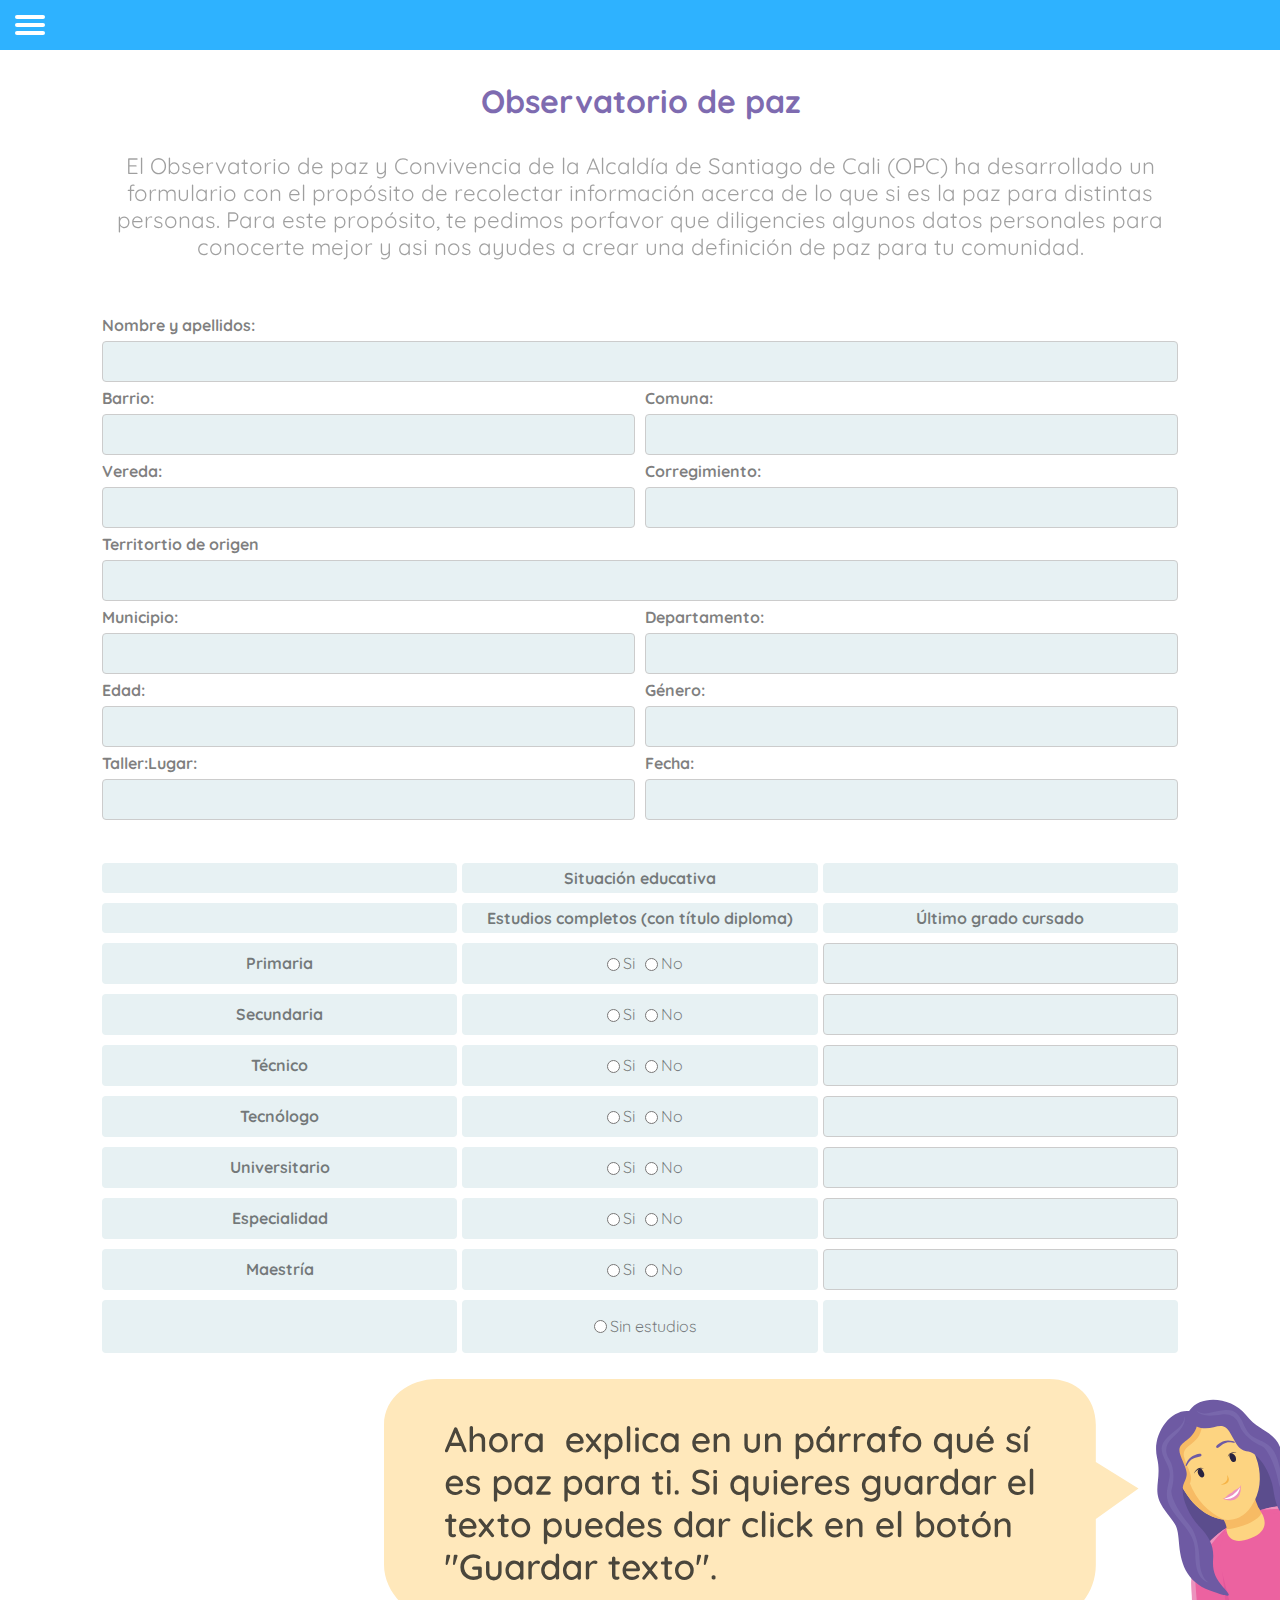
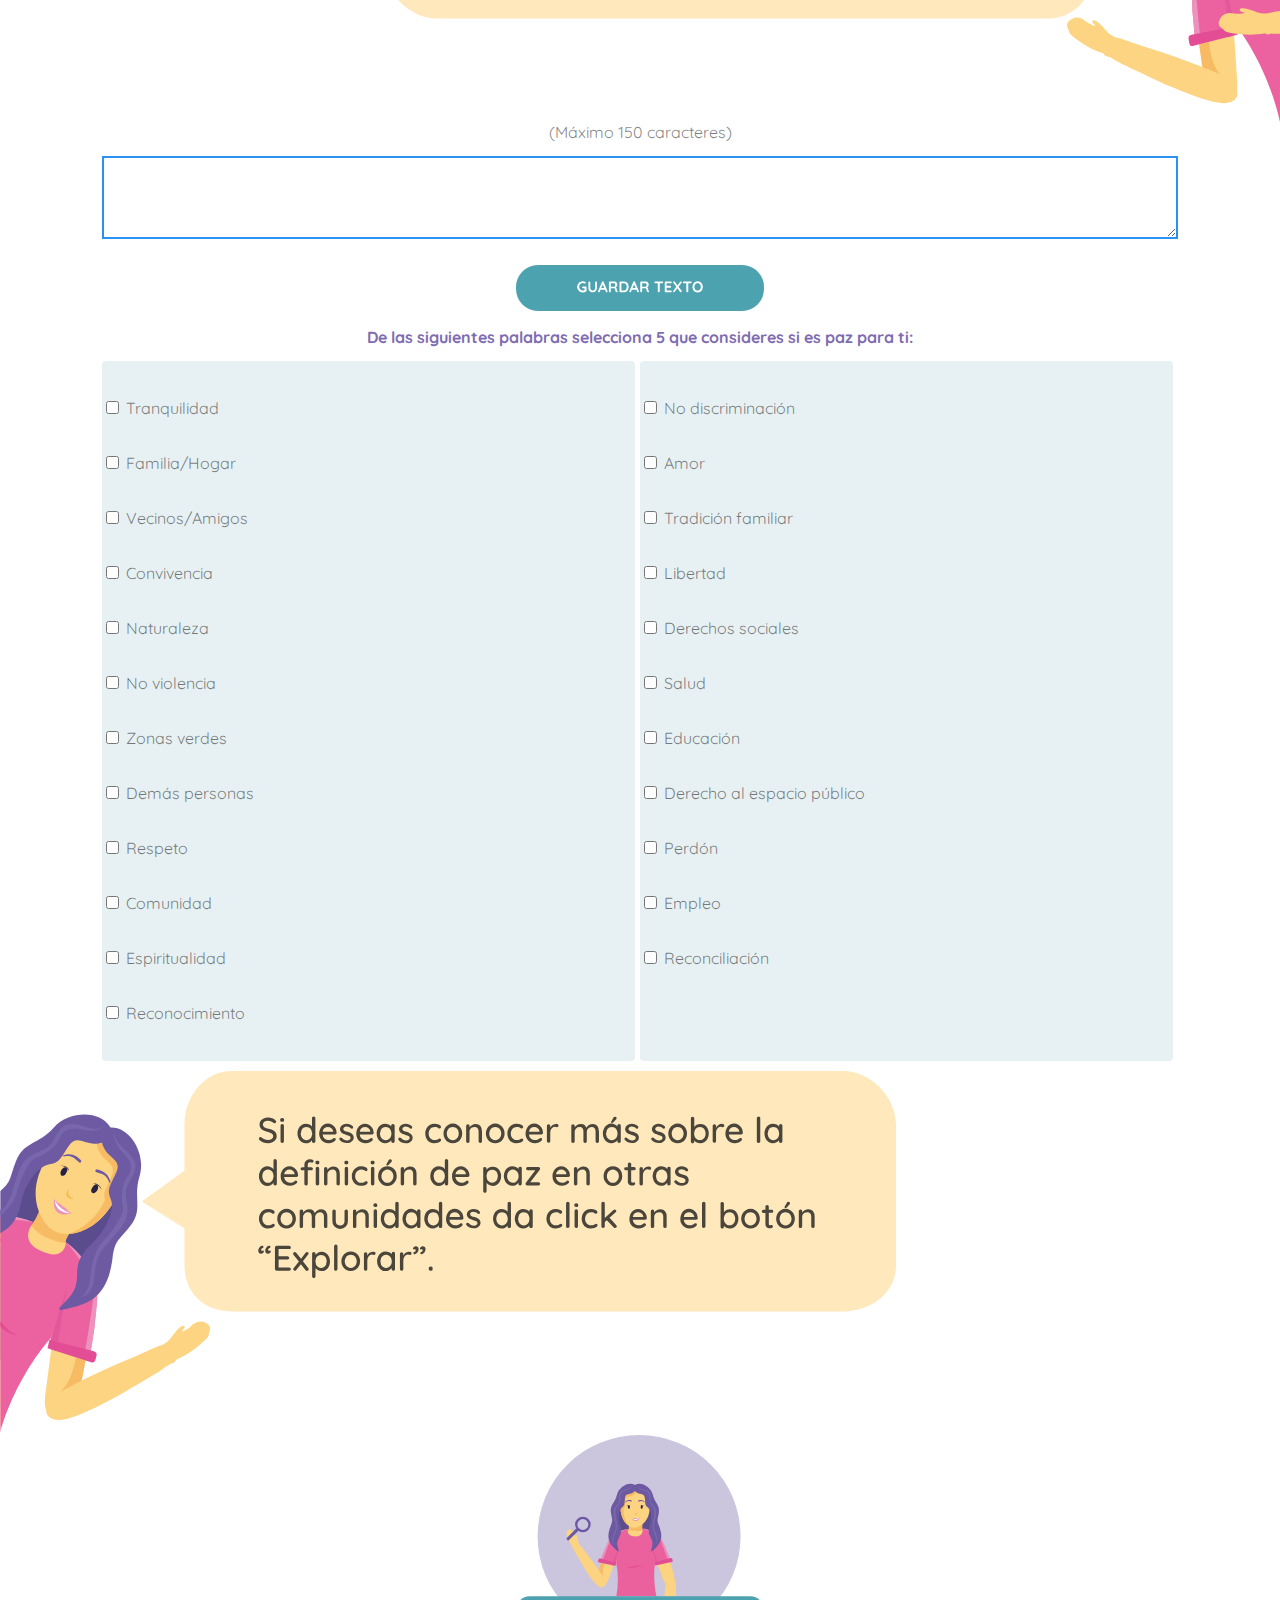
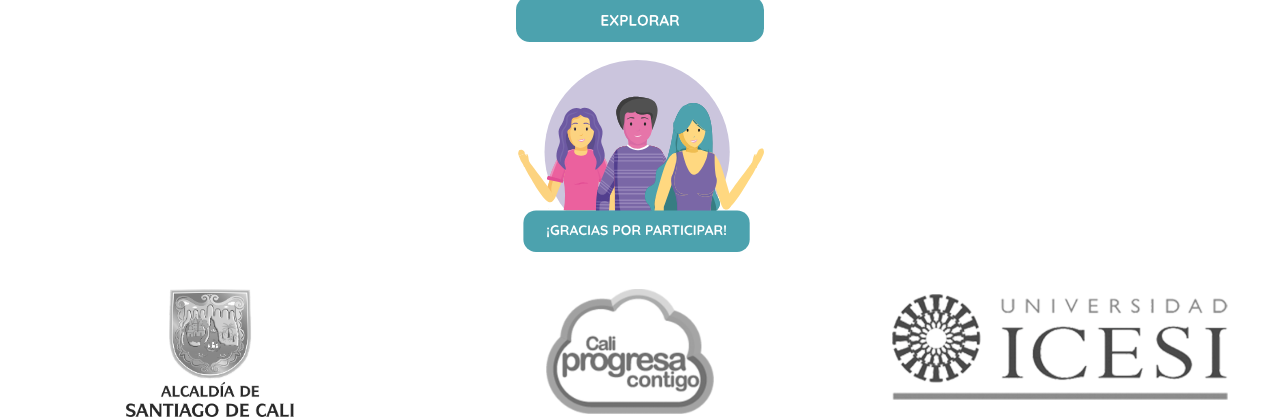
<file: Infop.html>
<!DOCTYPE html>
<html lang="es">

<head>
    <meta charset="UTF-8">
    <meta name="viewport" content="width=device-width, initial-scale=1.0">
    <meta http-equiv="X-UA-Compatible" content="ie=edge">
    <title>Narrativas de Paz</title>

    <link rel="stylesheet" href="./src/css/style.css">
    <link rel="stylesheet" href="./src/css/animate.css">

    <script src="https://ajax.googleapis.com/ajax/libs/jquery/3.4.0/jquery.min.js"></script>
    <script type="text/javascript" src="functions.js"></script>
    <link href="https://fonts.googleapis.com/css?family=Quicksand:300,400,500,700&display=swap" rel="stylesheet">
</head>

<body>


    <div id="wrapper">
        <section>
            <header id="#header">
                <a href="#" id="menu_on">
                    <span></span>
                    <span></span>
                    <span></span>
                </a>
            </header>
            <nav>
                <ul>
                    <li><a href="./Index.html">Narrativas de paz</a></li>
                    <li><a href="./Ayudanos.html">Ayúdanos a construir más paz</a></li>
                    <li><a href="./Explora.html">Explora la paz</a></li>
                </ul>
            </nav>
        </section>
        <section id="content" style="color: rgba(0, 0, 0, 0.5)">
            <h1 style="color: #7E6BB0"><b>Observatorio de paz</b></h1>
            <br>
            <p>El Observatorio de paz y Convivencia de la Alcaldía de Santiago de Cali 
                    (OPC) ha desarrollado un formulario con el propósito de recolectar información 
                    acerca de lo que si es la paz para distintas personas. Para este propósito, 
                    te pedimos porfavor que diligencies algunos datos personales para conocerte mejor y 
                    asi nos ayudes a crear una definición de paz para tu comunidad.</p>
            <br>
            <div style="text-align: left;">
                <b class="hform">Nombre y apellidos:</b><br>
                <input class="textboxform" type="text" name="fullname" value=""><br>
            </div>
            <div style="display: flex">
                <div style="margin-right: 10px; width: 100%; text-align: left;">
                    <b class="hform">Barrio:</b><br>
                    <input class="textboxform" type="text" name="fullname" value=""><br>
                </div>
                <div style="width: 100%; text-align: left;">
                    <b class="hform">Comuna:</b><br>
                    <input class="textboxform" type="text" name="fullname" value=""><br>
                </div>
            </div>
            <div style="display: flex">
                <div style="margin-right: 10px; width: 100%; text-align: left;">
                    <b class="hform">Vereda:</b><br>
                    <input class="textboxform" type="text" name="fullname" value=""><br>
                </div>
                <div style="width: 100%; text-align: left;">
                    <b class="hform">Corregimiento:</b><br>
                    <input class="textboxform" type="text" name="fullname" value=""><br>
                </div>
            </div>
            <div style="text-align: left;">
                <b class="hform">Territortio de origen</b><br>
            </div>
            <input class="textboxform" type="text" name="fullname" value=""><br>
            <div style="display: flex; text-align: left;">
                <div style="margin-right: 10px; width: 100%">
                    <b class="hform">Municipio:</b><br>
                    <input class="textboxform" type="text" name="fullname" value=""><br>
                </div>
                <div style="width: 100%; text-align: left;">
                    <b class="hform">Departamento:</b><br>
                    <input class="textboxform" type="text" name="fullname" value=""><br>
                </div>
            </div>
            <div style="display: flex; text-align: left;">
                <div style="margin-right: 10px; width: 100%">
                    <b class="hform">Edad:</b><br>
                    <input class="textboxform" type="text" name="fullname" value=""><br>
                </div>
                <div style="width: 100%; text-align: left;">
                    <b class="hform">Género:</b><br>
                    <input class="textboxform" type="text" name="fullname" value=""><br>
                </div>
            </div>
            <div style="display: flex">
                <div style="margin-right: 10px; width: 100%; text-align: left;">
                    <b class="hform">Taller:Lugar:</b><br>
                    <input class="textboxform" type="text" name="fullname" value=""><br>
                </div>
                <div style="width: 100%; text-align: left;">
                    <b class="hform">Fecha:</b><br>
                    <input class="textboxform" type="text" name="fullname" value=""><br>
                </div>
            </div>
        </section>

        <section id="content" style="color: rgba(0, 0, 0, 0.5)">

            <div class="formbajo">
                <div class="contentform">
                </div>
                <div class="contentform">
                    <strong>Situación educativa</strong>
                </div>
                <div class="contentformultimo">
                </div>
            </div>

            <div class="formbajo">
                <div class="contentform">
                </div>
                <div class="contentform">
                    <strong>Estudios completos (con título diploma)</strong>
                </div>
                <div class="contentformultimo">
                    <strong>Último grado cursado</strong>
                </div>


            </div>
            <div class="formbajo">
                <div class="contentform">
                    <strong>Primaria</strong>
                </div>
                <div class="contentform">
                    <input name="primaria" type="radio" value="rbipeliculas" />Si
                    <input name="primaria" type="radio" value="rbipeliculas" />No
                </div>
                <div style="width: 100%">
                    <input class="textboxform2" type="text" name="estudios" value=""><br>
                </div>
            </div>

            <div class="formbajo">
                <div class="contentform">
                    <strong>Secundaria</strong>
                </div>
                <div class="contentform">
                    <input name="secundaria" type="radio" value="rbipeliculas" />Si
                    <input name="secundaria" type="radio" value="rbipeliculas" />No
                </div>
                <div style="width: 100%">
                    <input class="textboxform2" type="text" name="estudios" value=""><br>
                </div>
            </div>

            <div class="formbajo">
                <div class="contentform">
                    <strong>Técnico</strong>
                </div>
                <div class="contentform">
                    <input name="tecnico" type="radio" value="rbipeliculas" />Si
                    <input name="tecnico" type="radio" value="rbipeliculas" />No
                </div>
                <div style="width: 100%">
                    <input class="textboxform2" type="text" name="estudios" value=""><br>
                </div>
            </div>

            <div class="formbajo">
                <div class="contentform">
                    <strong>Tecnólogo</strong>
                </div>
                <div class="contentform">
                    <input name="tecnologo" type="radio" value="tecnologo" />Si
                    <input name="tecnologo" type="radio" value="tecnologo" />No
                </div>
                <div style="width: 100%">
                    <input class="textboxform2" type="text" name="estudios" value=""><br>
                </div>
            </div>

            <div class="formbajo">
                <div class="contentform">
                    <strong>Universitario</strong>
                </div>
                <div class="contentform">
                    <input name="universidad" type="radio" value="universidad" />Si
                    <input name="universidad" type="radio" value="universidad" />No
                </div>
                <div style="width: 100%">
                    <input class="textboxform2" type="text" name="estudios" value=""><br>
                </div>
            </div>

            <div class="formbajo">
                <div class="contentform">
                    <strong>Especialidad</strong>
                </div>
                <div class="contentform">
                    <input name="Especialidad" type="radio" value="Especialidad" />Si
                    <input name="Especialidad" type="radio" value="Especialidad" />No
                </div>
                <div style="width: 100%">
                    <input class="textboxform2" type="text" name="estudios" value=""><br>
                </div>
            </div>

            <div class="formbajo">
                <div class="contentform">
                    <strong>Maestría</strong>
                </div>
                <div class="contentform">
                    <input name="maestria" type="radio" value="maestria" />Si
                    <input name="maestria" type="radio" value="maestria" />No
                </div>
                <div style="width: 100%">
                    <input class="textboxform2" type="text" name="estudios" value=""><br>
                </div>
            </div>

            <div class="formbajo">
                <div class="contentform">
                </div>
                <div class="contentform">
                    <input id="noestudio" name="noestudio" type="radio" value="noestudio" />Sin estudios
                </div>
                <div class="contentformultimo">
                </div>
            </div>
        </section>
        <br>
        <div class="aaa">
            <img class="animated zoomIn" src="./src/img/Dialogo-03.svg" width="100%" alt="">
        </div>


        <section id="content" style="padding-top: 0px; color: rgba(0, 0, 0, 0.5)" >

            (Máximo 150 caracteres)
            <br>
            <br>
            <div class="formbajo">
                <textarea maxlength="150" name="definiciondepaz" rows=5 cols=40>

                    </textarea>
            </div>
            <form action="#">
                <br>
                <a href=""><img class="animated zoomIn www" src="./src/img/guardarTexto.svg" id="siguiente" alt=""></a>
            </form>


            <br>
            <b style="color: #7E6BB0">De las siguientes palabras selecciona 5 que consideres si es paz para ti:</b>
            <br>
            <br>


            <div class="formbajo">
                <div class="contentform" style="display: block; text-align: left; padding-bottom: 40px;">
                    <input type="checkbox" name="palabra" value="Tranquilidad"> Tranquilidad<br>
                    <input type="checkbox" name="palabra" value="Familia / Hogar"> Familia/Hogar<br>
                    <input type="checkbox" name="palabra" value="Vecinos / Amigos"> Vecinos/Amigos<br>
                    <input type="checkbox" name="palabra" value="Convivencia"> Convivencia<br>
                    <input type="checkbox" name="palabra" value="Naturaleza"> Naturaleza<br>
                    <input type="checkbox" name="palabra" value="No violencia"> No violencia<br>
                    <input type="checkbox" name="palabra" value="Zonas verdes"> Zonas verdes<br>
                    <input type="checkbox" name="palabra" value="Démas personas"> Demás personas<br>
                    <input type="checkbox" name="palabra" value="Respesto"> Respeto<br>
                    <input type="checkbox" name="palabra" value="Comunidad"> Comunidad<br>
                    <input type="checkbox" name="palabra" value="Espiritualidad"> Espiritualidad<br>
                    <input type="checkbox" name="palabra" value="Reconocimiento"> Reconocimiento<br>
                </div>
                <div class="contentform" style="display: block; text-align: left;">
                    <input type="checkbox" name="palabra" value="No Discriminacion"> No discriminación<br>
                    <input type="checkbox" name="palabra" value="Amor"> Amor<br>
                    <input type="checkbox" name="palabra" value="Tradicion familiar"> Tradición familiar<br>
                    <input type="checkbox" name="palabra" value="Libertar"> Libertad<br>
                    <input type="checkbox" name="palabra" value="Derechos sociales"> Derechos sociales<br>
                    <input type="checkbox" name="palabra" value="Salud"> Salud<br>
                    <input type="checkbox" name="palabra" value="Educacion"> Educación<br>
                    <input type="checkbox" name="palabra" value="Derecho al espacio publico"> Derecho al espacio
                    público<br>
                    <input type="checkbox" name="palabra" value="Perdon"> Perdón<br>
                    <input type="checkbox" name="palabra" value="Empleo"> Empleo <br>
                    <input type="checkbox" name="palabra" value="Reconciliacion"> Reconciliación<br>
                </div>
            </div>
        </section>

        <div class="derecha">
            <div>
                <img class="animated zoomIn" src="./src/img/Dialogo-11.svg" width="100%" alt="">
            </div>
        </div>

        <section id="content" style="padding-top: 0px;">

            <div>
                    <a href="./Explora.html"><img class="animated zoomIn www" src="./src/img/explorar.svg" id="siguiente" alt=""></a>
            </div>

        </section>

        <section id="content" style="padding-top: 0px;">

            <div>
                <form action="./Index.html">
                    <br>
                    <a href="./Index.html"><img class="animated zoomIn www" src="./src/img/graciasporparticipar.svg" id="siguiente" alt=""></a>
                </form>
            </div>

        </section>

    </div>

    <footer style="display: flex; background-color: rgb(255, 255, 255);" >
            <div style="margin-right: 0px; width: 33%; text-align: center" class="colum1">
                    <img style="width: 40%; margin-top: 5px;" src="./src/img/alcaldiaCali2.png">
            </div>
            <div style="margin-right: 10px; width: 33%; text-align: center" class="colum2">
                    <img style="width: 40%; margin-top: 5px;"  src="./src/img/alcaldiaCali.png">
            </div>
            <div style="margin-right: 10px; width: 33%; text-align: center" class="colum3">
                <img style="width: 80%; margin-top: 10px;" src="./src/img/logoIcesi.png">
            </div>
        </footer>

    <script type="text/javascript">
        $(document).ready(function () {
            $("textarea[maxlength]").keyup(function () {
                var limit = $(this).attr("maxlength");
                var value = $(this).val();
                var current = value.length;
                if (limit < current) {
                    $(this).val(value.substring(0, limit));
                }
            });
        });
    </script>


</body>

</html>
</file>
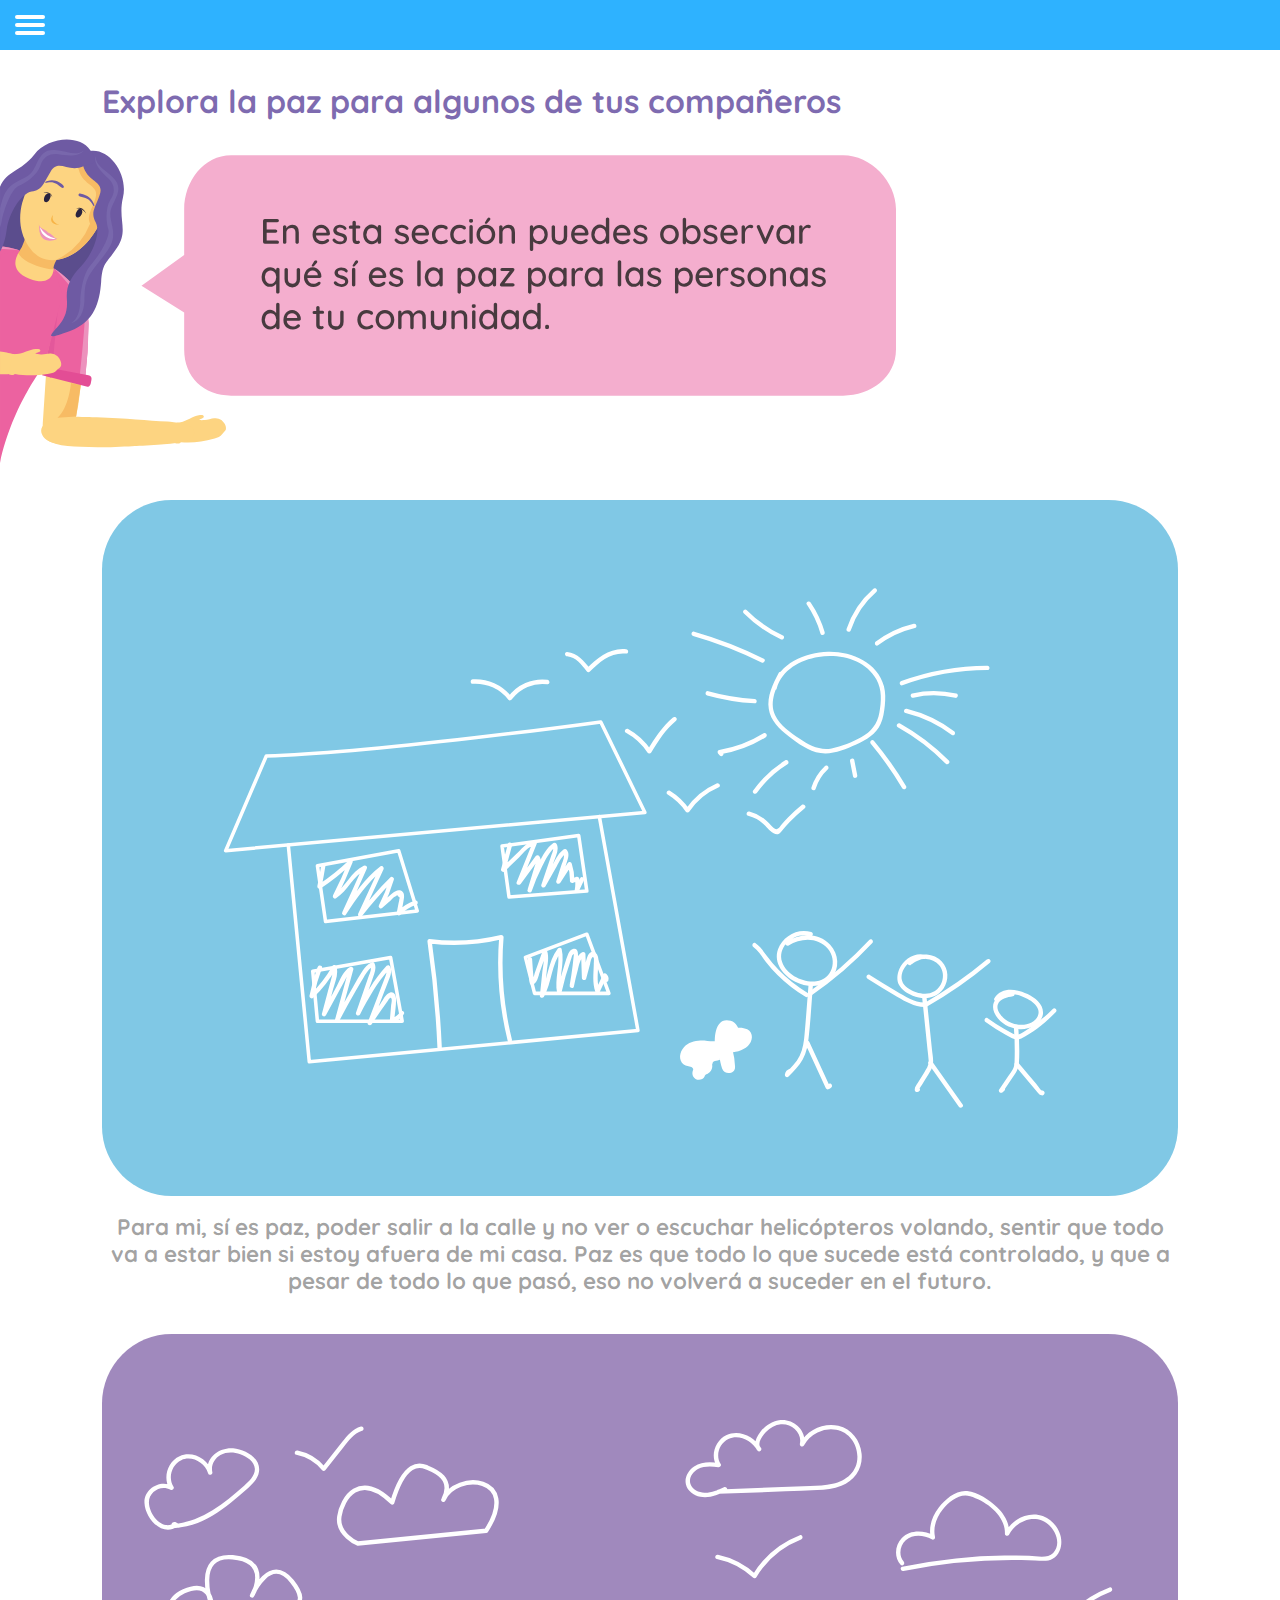
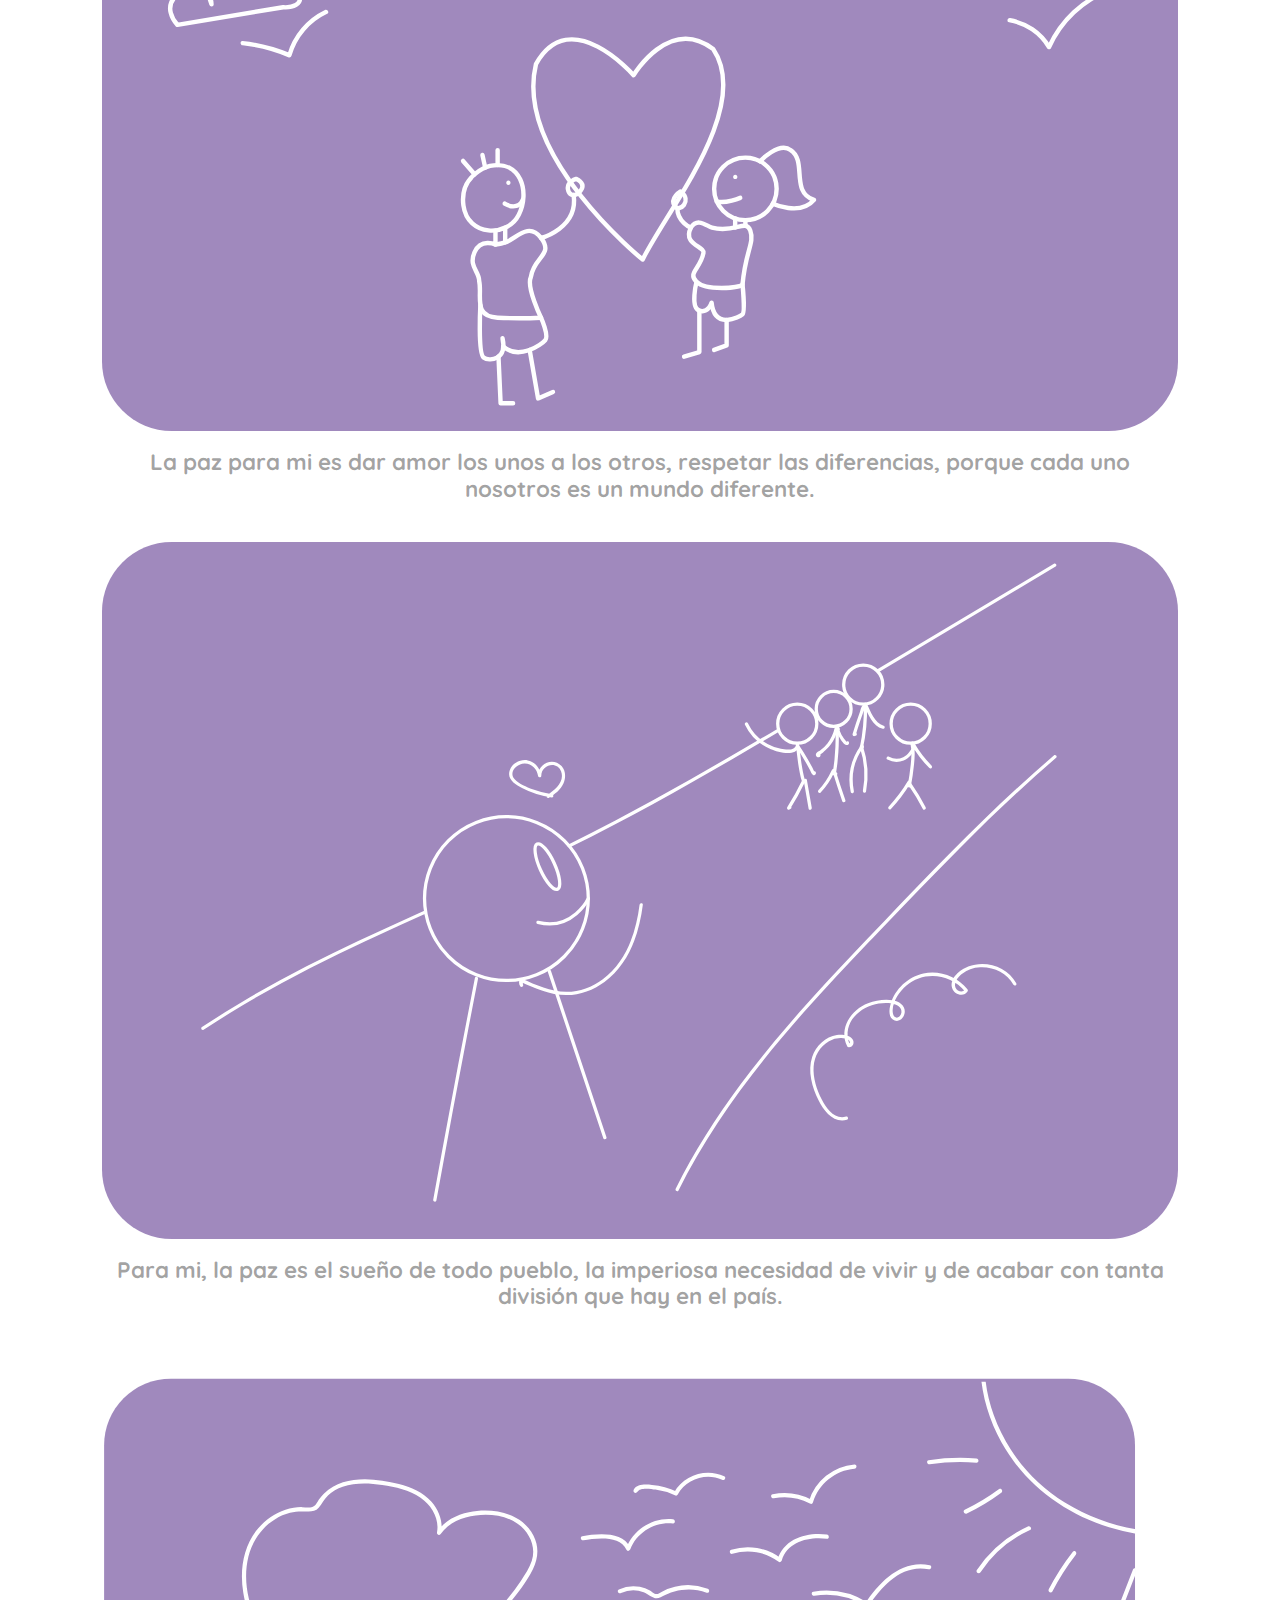
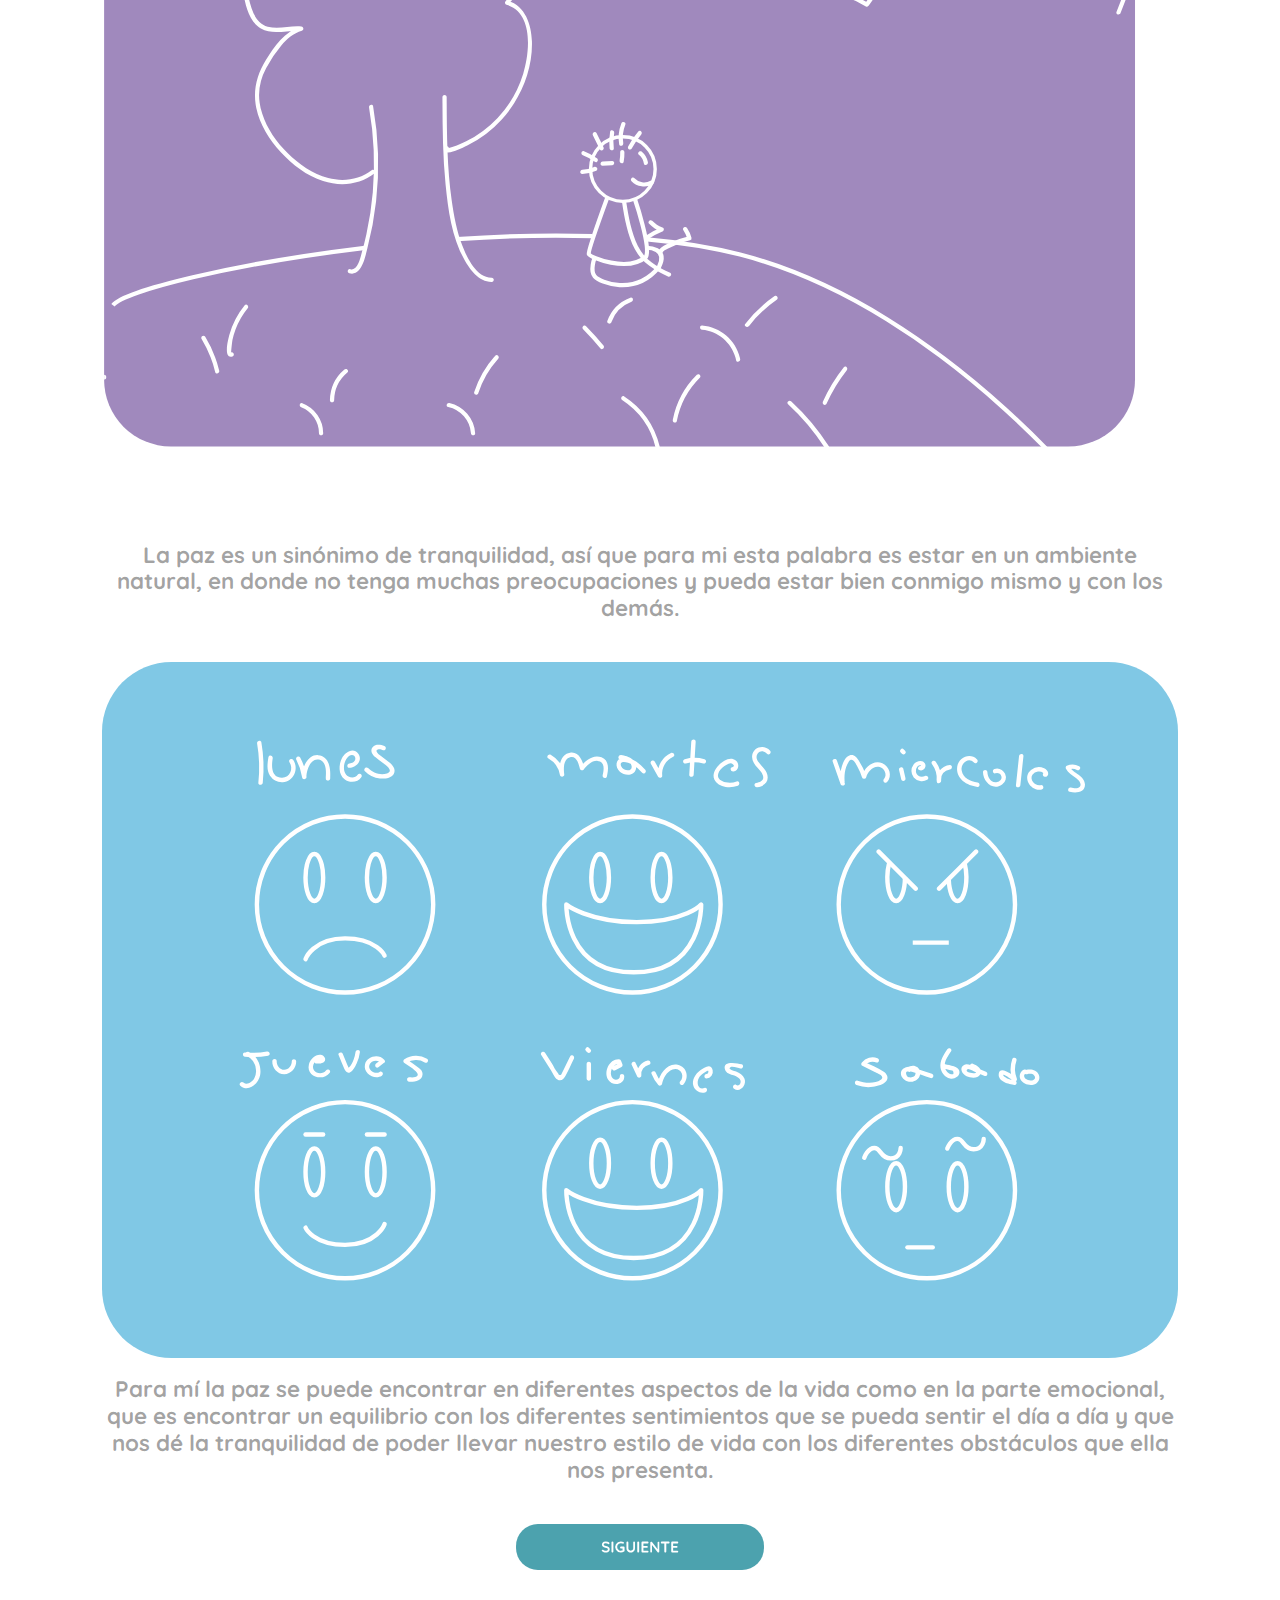
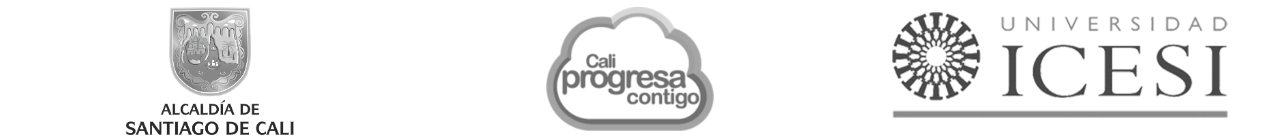
<file: ResultadosCreacionNarrativas.html>
<!DOCTYPE html>
<html lang="es">

<head>
    <meta charset="UTF-8">
    <meta name="viewport" content="width=device-width, initial-scale=1.0">
    <meta http-equiv="X-UA-Compatible" content="ie=edge">
    <title>Narrativas de Paz</title>

    <link rel="stylesheet" href="./src/css/style.css">
    <link rel="stylesheet" href="./src/css/animate.css">

    <script src="https://ajax.googleapis.com/ajax/libs/jquery/3.4.0/jquery.min.js"></script>
    <script type="text/javascript" src="functions.js"></script>
    <link href="https://fonts.googleapis.com/css?family=Quicksand&display=swap" rel="stylesheet">
</head>

<body>
    <div id="wrapper">
        <section>
            <header id="#header">
                <a href="#" id="menu_on">
                    <span></span>
                    <span></span>
                    <span></span>
                </a>
            </header>
            <nav>
                <ul>
                    <li><a href="./Index.html">Narrativas de paz</a></li>
                    <li><a href="./Ayudanos.html">Ayudanos a construir mas paz</a></li>
                    <li><a href="./Explora.html">Explora la paz</a></li>
                </ul>
            </nav>
        </section>
        <section id="content">
            <div style="text-align: left;">
                <h1 style="color: #7E6BB0"><b>Explora la paz para algunos de tus compañeros<b></h1>
            </div>

        </section>

        <div class="derecha">
            <div>
                <img class="animated zoomIn" src="./src/img/Dialogo-06.svg" width="100%" alt="">
            </div>
        </div>
        <section id="content">
            <div>
                <div>
                    <img class="animated zoomIn" src="./src/img/dibujo4.svg" width="100%" alt="">
                </div>
                <br>
                <div>
                    <p>Para mi, sí es paz, poder salir a la calle y
                        no ver o escuchar helicópteros volando, sentir
                        que todo va a estar bien si estoy afuera de mi casa.
                        Paz es que todo lo que sucede está controlado, y que
                        a pesar de todo lo que pasó, eso no volverá a suceder en el futuro.</p>
                </div>
            </div>
            <div>
                <div>
                    <img class="animated zoomIn" src="./src/img/dibujo3.svg" width="100%" alt="">
                </div>
                <br>
                <div>
                    <p>La paz para mi es dar amor los unos a los otros,
                        respetar las diferencias, porque cada uno nosotros
                        es un mundo diferente.</p>
                </div>
            </div>
            <div>
                <div>
                    <img class="animated zoomIn" src="./src/img/dibujo6.svg" width="100%" alt="">
                </div>
                <br>
                <div>
                    <p>Para mi, la paz es el sueño de todo pueblo, la imperiosa 
                        necesidad de vivir y de acabar con tanta división que hay en el país.</p>
                </div>
            </div>
            <div>
                <div>
                    <img class="animated zoomIn" src="./src/img/dibujo1.svg" width="100%" alt="">
                </div>
                <br>
                <div>
                    <p>La paz es un sinónimo de tranquilidad, así que para
                         mi esta palabra es estar en un ambiente natural,
                          en donde no tenga muchas preocupaciones y pueda 
                          estar bien conmigo mismo y con los demás.</p>
                </div>
            </div>
            <div>
                    <div>
                        <img class="animated zoomIn" src="./src/img/dibujo2.svg" width="100%" alt="">
                    </div>
                    <br>
                    <div>
                        <p>Para mí la paz se puede encontrar en diferentes aspectos 
                            de la vida como en la parte emocional, que es encontrar 
                            un equilibrio con los diferentes sentimientos que se pueda 
                            sentir el día a día y que nos dé la tranquilidad de poder 
                            llevar nuestro estilo de vida con los diferentes obstáculos 
                            que ella nos presenta.</p>
                    </div>
                </div>
        </section>

        <section id="content" style="padding-top: 0px;">
            <div>
                    <a href="AnalisisConjunto.html"><img class="animated zoomIn www" src="./src/img/siguiente.svg " id="siguiente" alt=""></a>
            </div>
        </section>

    </div>


    <footer style="display: flex; background-color: rgb(255, 255, 255);" >
            <div style="margin-right: 0px; width: 33%; text-align: center" class="colum1">
                    <img style="width: 40%; margin-top: 5px;" src="./src/img/alcaldiaCali2.png">
            </div>
            <div style="margin-right: 10px; width: 33%; text-align: center" class="colum2">
                    <img style="width: 40%; margin-top: 5px;"  src="./src/img/alcaldiaCali.png">
            </div>
            <div style="margin-right: 10px; width: 33%; text-align: center" class="colum3">
                <img style="width: 80%; margin-top: 10px;" src="./src/img/logoIcesi.png">
            </div>
        </footer>

</body>

</html>
</file>
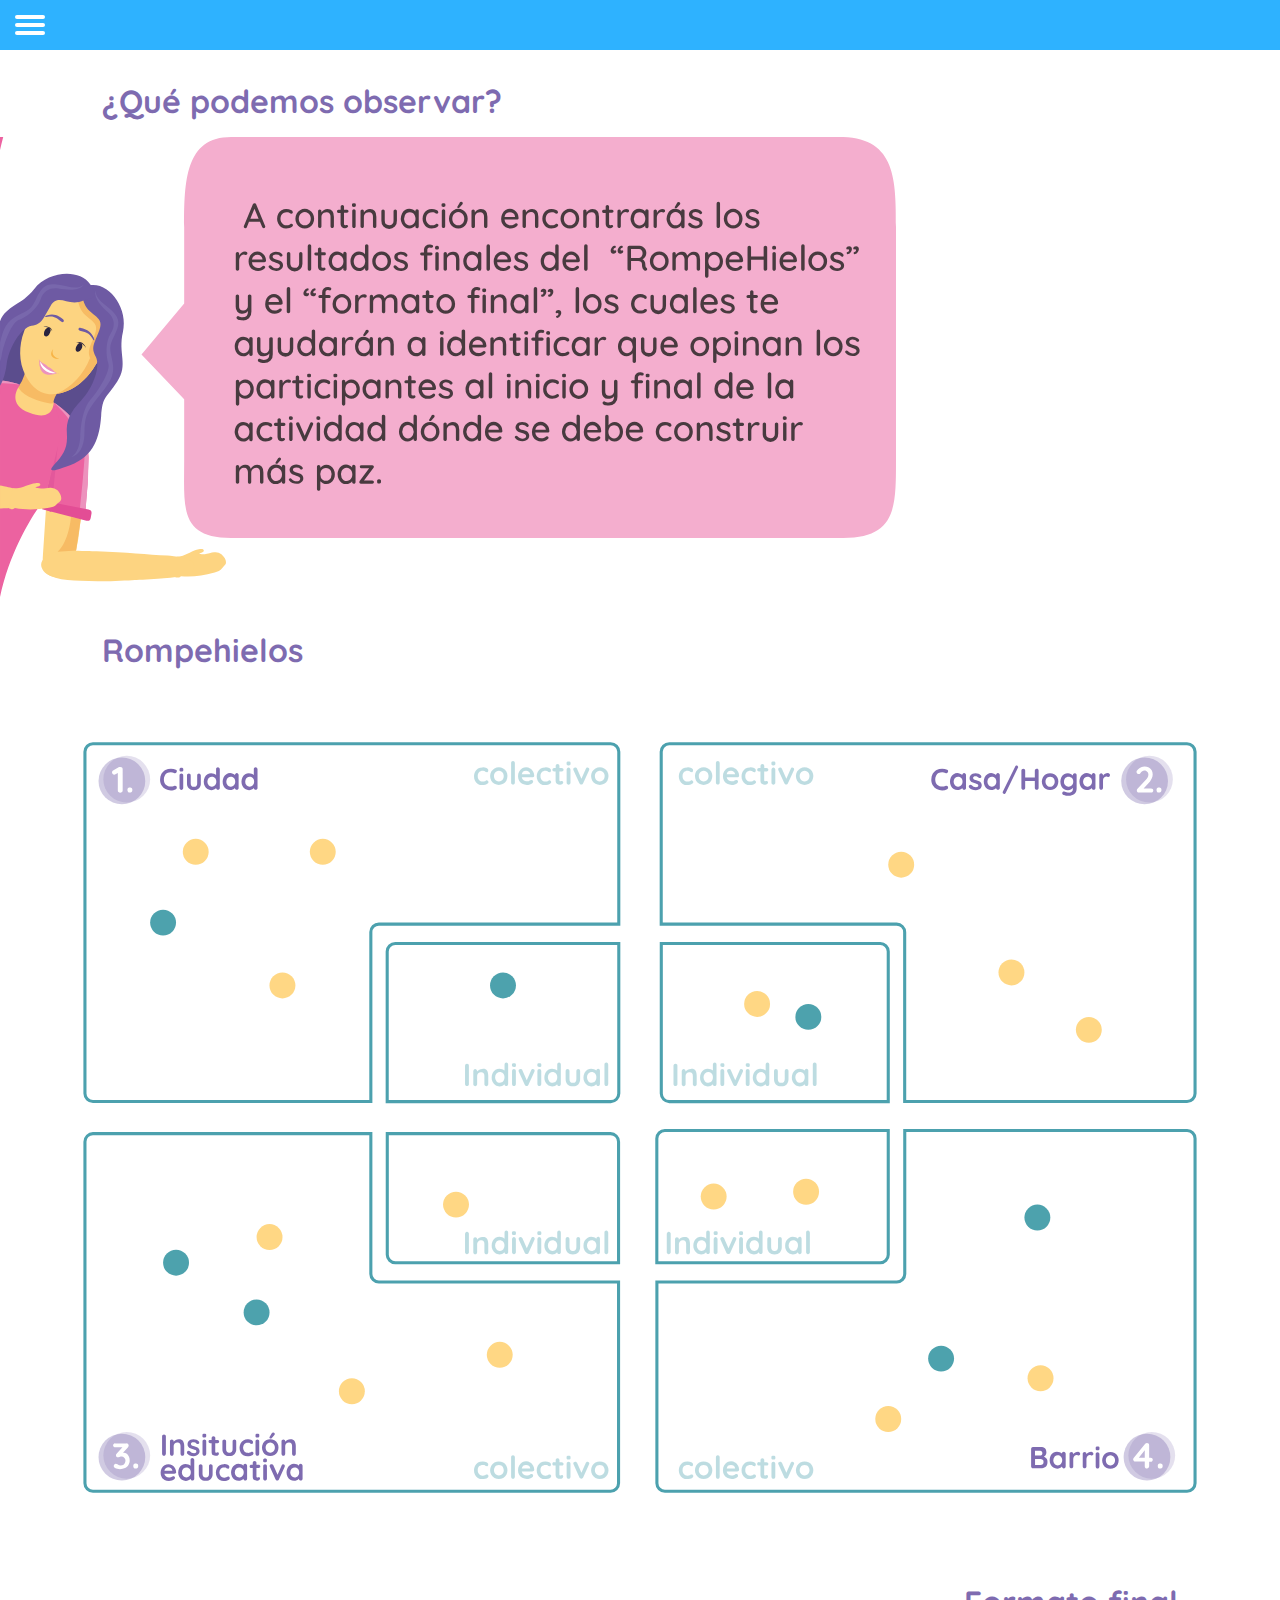
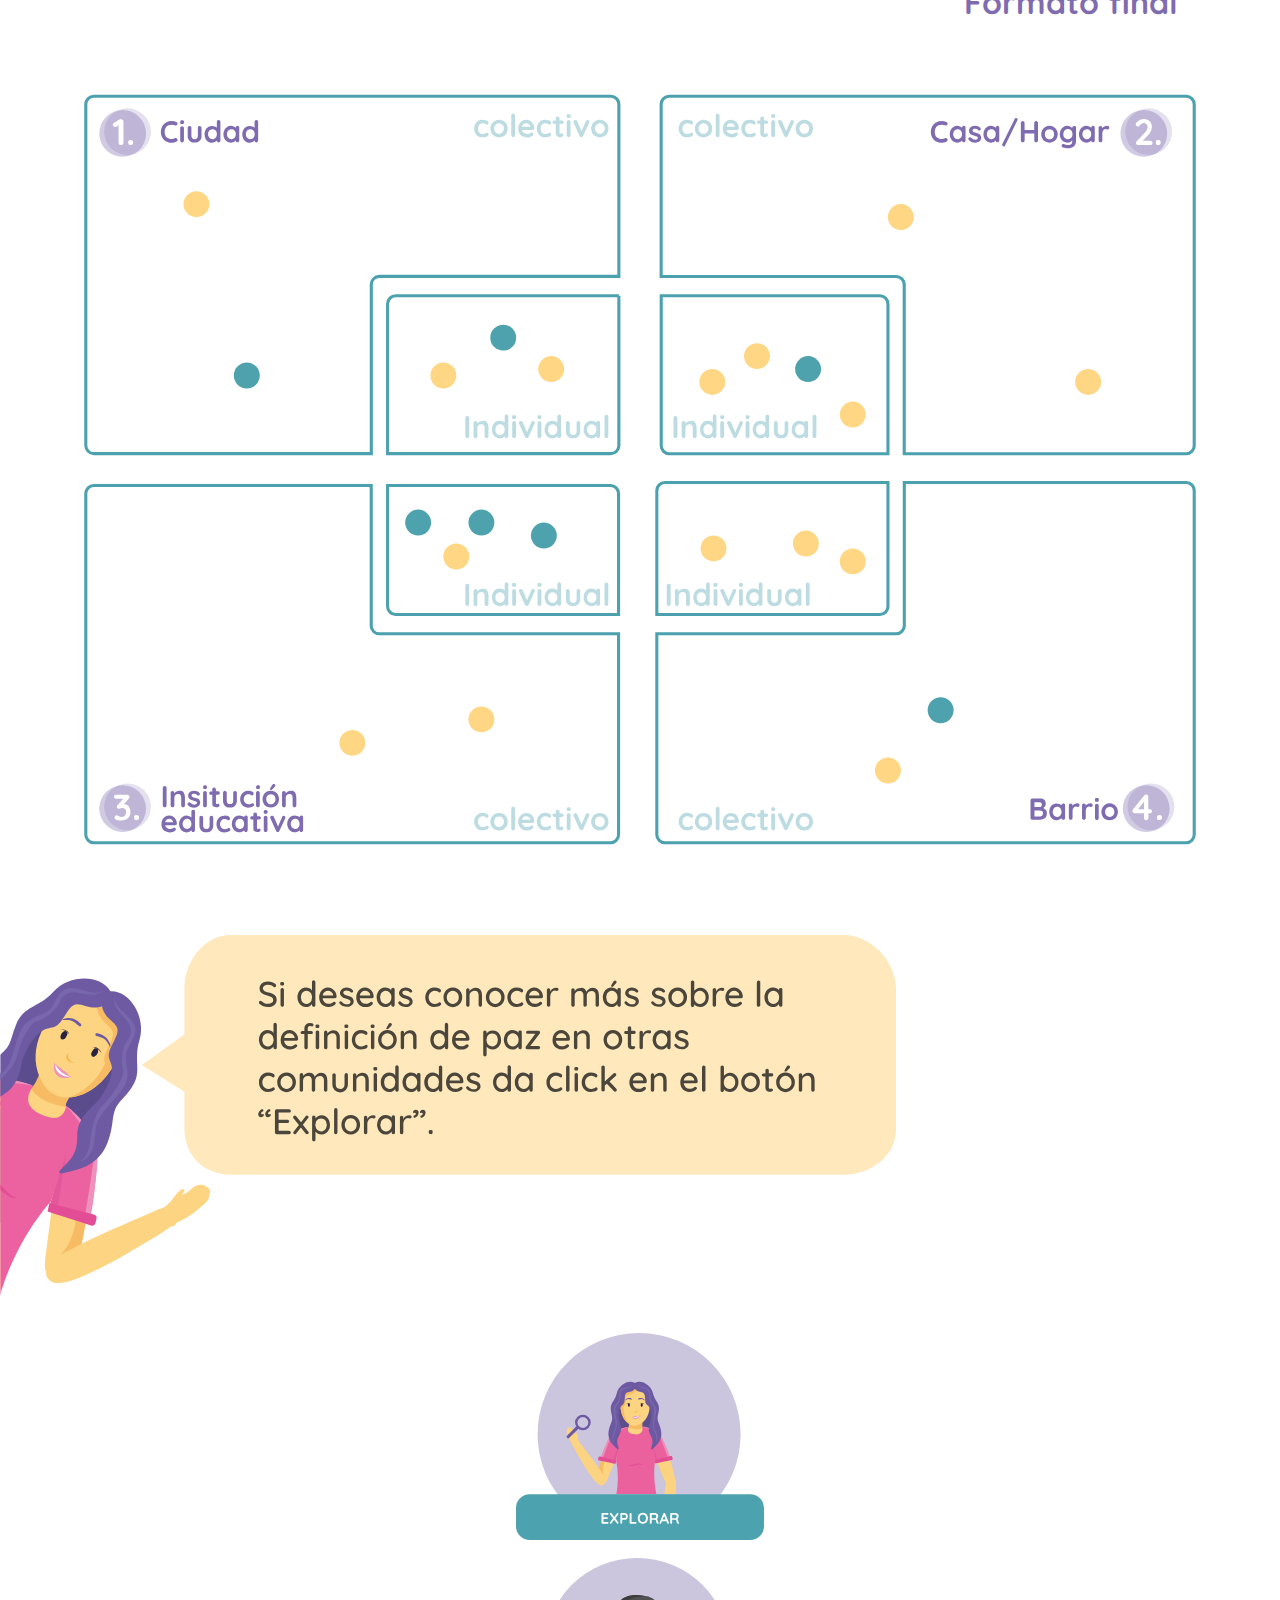
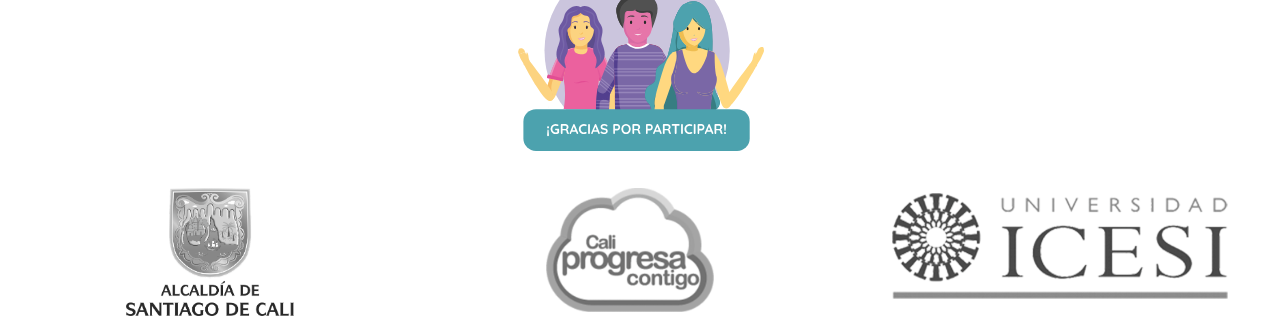
<file: ResultadosFaseFinal.html>
<!DOCTYPE html>
<html lang="es">

<head>
    <meta charset="UTF-8">
    <meta name="viewport" content="width=device-width, initial-scale=1.0">
    <meta http-equiv="X-UA-Compatible" content="ie=edge">
    <title>Narrativas de Paz</title>

    <link rel="stylesheet" href="./src/css/style.css">
    <link rel="stylesheet" href="./src/css/animate.css">

   <script src="https://ajax.googleapis.com/ajax/libs/jquery/3.4.0/jquery.min.js"></script>
    <script type="text/javascript" src="functions.js"></script>
    <link href="https://fonts.googleapis.com/css?family=Quicksand&display=swap" rel="stylesheet">
</head>

<body>
    <div id="wrapper">
        <section>
            <header id="#header">
                <a href="#" id="menu_on">
                    <span></span>
                    <span></span>
                    <span></span>
                </a>
            </header>
            <nav>
                <ul>
                    <li><a href="./Index.html">Narrativas de paz</a></li>
                    <li><a href="./Ayudanos.html">Ayúdanos a construir más paz</a></li>
                    <li><a href="./Explora.html">Explora la paz</a></li>
                </ul>
            </nav>
        </section>
        <section id="content">
            <div style="text-align: left;">
                <h1 style="color: #7E6BB0"><b>¿Qué podemos observar?<b></h1>
            </div>
        </section>

        <div class="derecha">
            <div>
                <img class="animated zoomIn" src="./src/img/Dialogo-10.svg" width="100%" alt="">
            </div>
        </div>

        <section id="content">
            <div style="text-align: left;">
                <h1 style="color: #7E6BB0"><b>Rompehielos<b></h1>
            </div>
        </section>

        <div>
            <div>
                <img class="animated zoomIn" src="./src/img/rompehielos feedback.svg" width="100%" alt="">
            </div>
        </div>

        <section id="content">
            <div style="text-align: right;">
                <h1 style="color: #7E6BB0"><b>Formato final<b></h1>
            </div>
        </section>

        <div>
            <div>
                <img class="animated zoomIn" src="./src/img/fasefinal feedback.svg" width="100%" alt="">
            </div>
        </div>

        <div class="derecha">
            <div>
                <br>
                <br>
                <img class="animated zoomIn" src="./src/img/Dialogo-11.svg" width="100%" alt="">
            </div>
        </div>

        <section id="content">

            <div>
                <a href="./Explora.html"><img class="animated zoomIn www" src="./src/img/explorar.svg" id="siguiente"
                        alt=""></a>
            </div>

        </section>

        <section id="content" style="padding-top: 0px;">

            <div>
                <br>
                <a href="./Index.html"><img class="animated zoomIn www" src="./src/img/graciasporparticipar.svg"
                        id="siguiente" alt=""></a>
            </div>

        </section>

    </div>


    <footer style="display: flex; background-color: rgb(255, 255, 255);" >
            <div style="margin-right: 0px; width: 33%; text-align: center" class="colum1">
                    <img style="width: 40%; margin-top: 5px;" src="./src/img/alcaldiaCali2.png">
            </div>
            <div style="margin-right: 10px; width: 33%; text-align: center" class="colum2">
                    <img style="width: 40%; margin-top: 5px;"  src="./src/img/alcaldiaCali.png">
            </div>
            <div style="margin-right: 10px; width: 33%; text-align: center" class="colum3">
                <img style="width: 80%; margin-top: 10px;" src="./src/img/logoIcesi.png">
            </div>
        </footer>

</body>

</html>
</file>
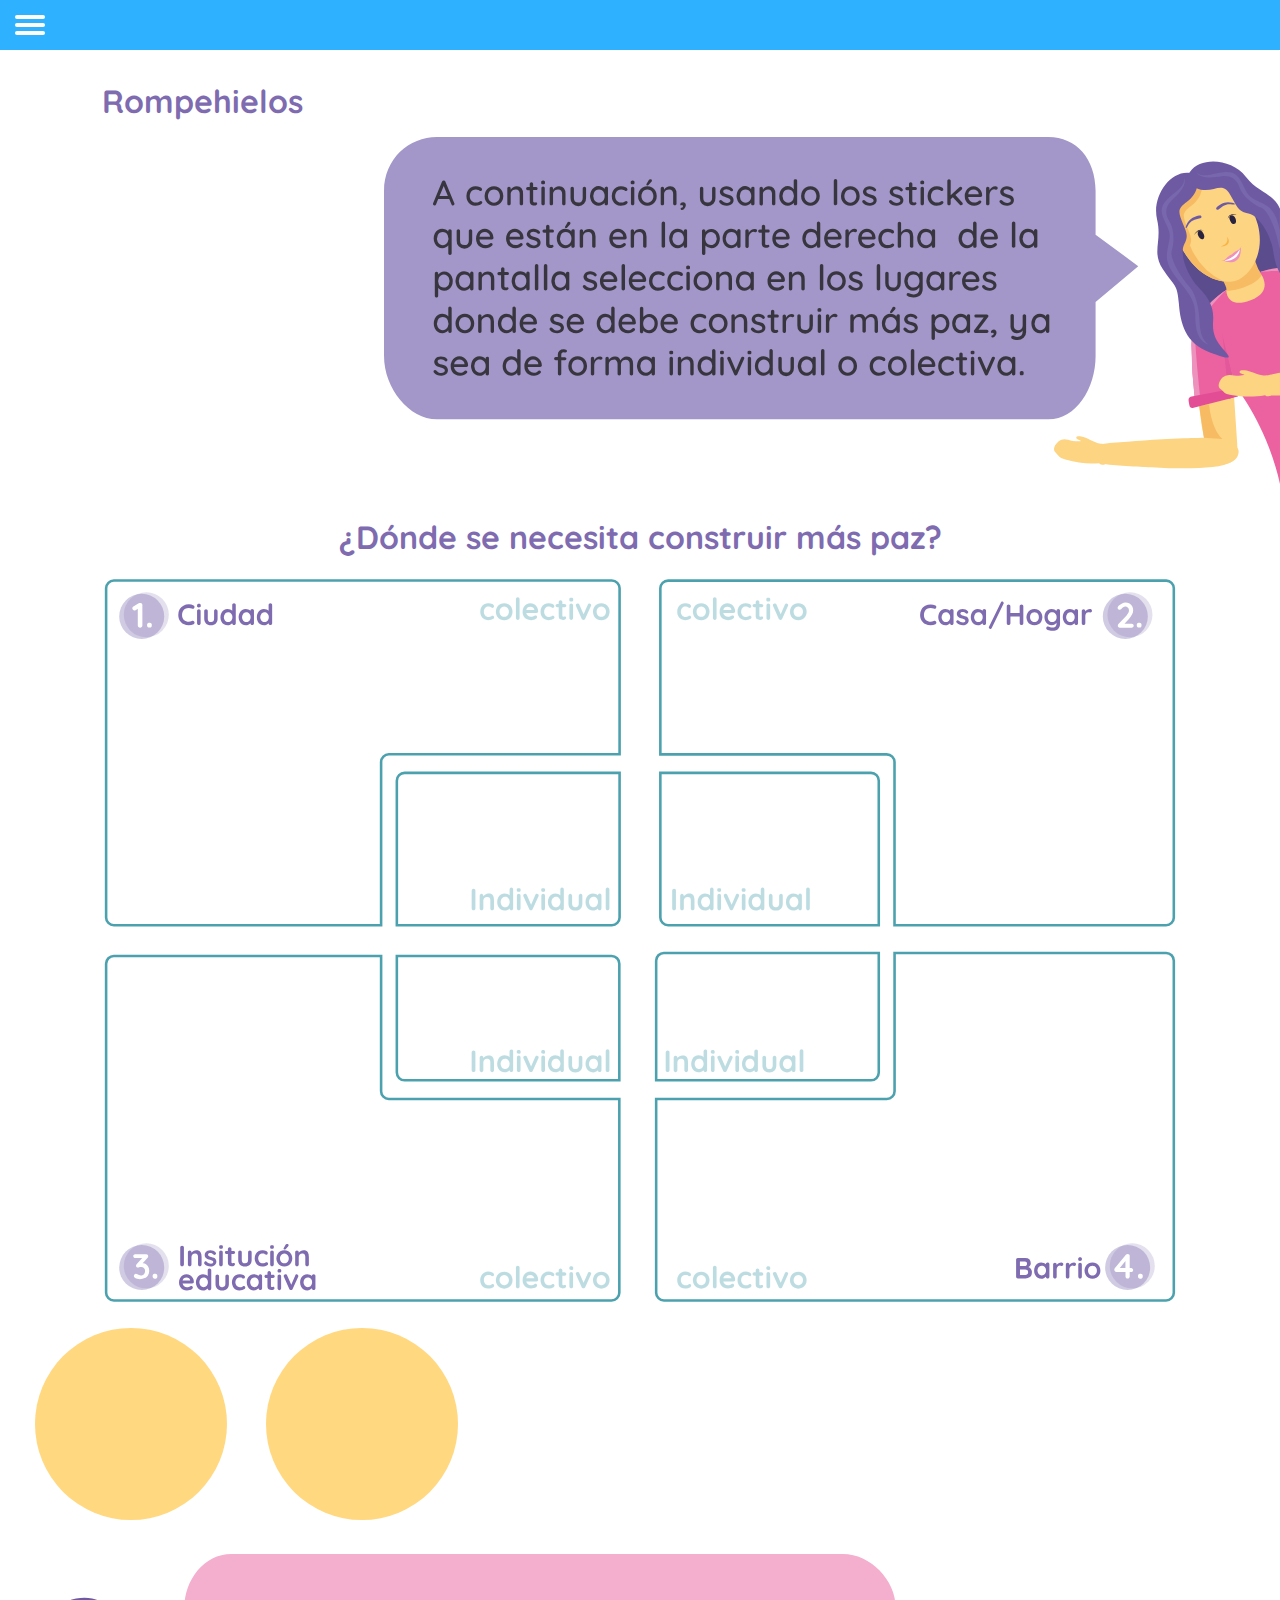
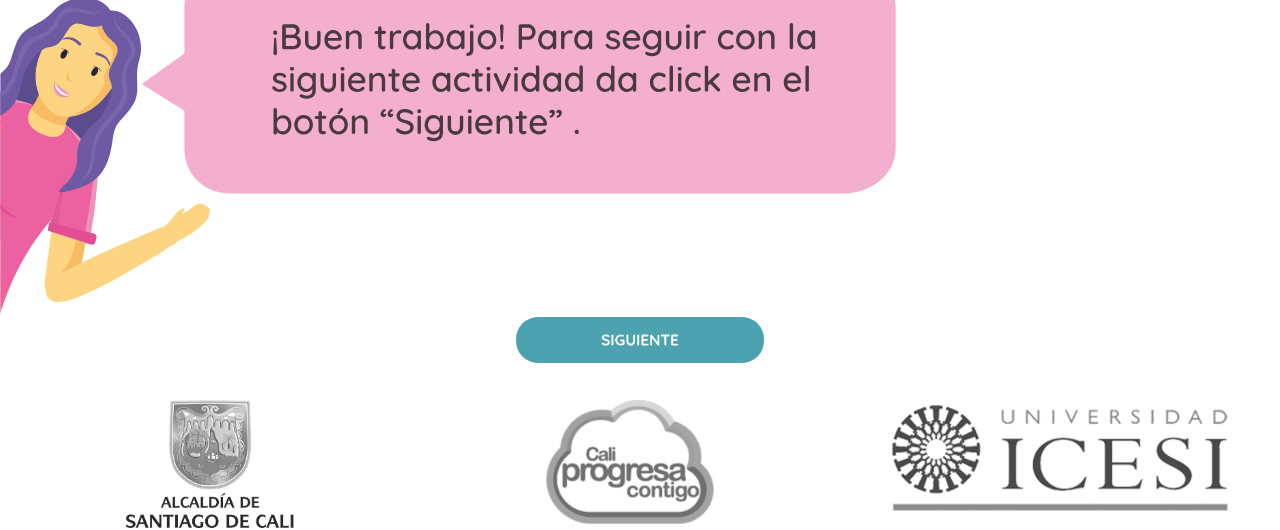
<file: Rompehielos.html>
<!DOCTYPE html>
<html lang="es">

<head>
    <meta charset="UTF-8">
    <meta name="viewport" content="width=device-width, initial-scale=1.0">
    <meta http-equiv="X-UA-Compatible" content="ie=edge">
    <title>Narrativas de Paz</title>

    <link rel="stylesheet" href="./src/css/style.css">
    <link rel="stylesheet" href="./src/css/animate.css">

   <script src="https://ajax.googleapis.com/ajax/libs/jquery/3.4.0/jquery.min.js"></script>
    <script type="text/javascript" src="functions.js"></script>
    <link href="https://fonts.googleapis.com/css?family=Quicksand:300,400,500,700&display=swap" rel="stylesheet">
</head>

<body>
    <div id="wrapper">
        <section>
            <header id="#header">
                <a href="#" id="menu_on">
                    <span></span>
                    <span></span>
                    <span></span>
                </a>
            </header>
            <nav>
                <ul>
                    <li><a href="./Index.html">Narrativas de paz</a></li>
                    <li><a href="./Ayudanos.html">Ayúdanos a construir más paz</a></li>
                    <li><a href="./Explora.html">Explora la paz</a></li>
                </ul>
            </nav>
        </section>
        <section id="content">
            <div style="text-align: left;">
                <h1 style="color: #7E6BB0"><b>Rompehielos<b></h1>
            </div>

        </section>
        <div class="aaa">
            <div>
                <img class="animated zoomIn" src="./src/img/Dialogo-01.svg" width="100%" alt="">
            </div>
        </div>

        <section id="content">
            <div style="text-align: center;">
                <h1 style="color: #7E6BB0"><b>¿Dónde se necesita construir más paz?<b></h1>
            </div>
        </section>

        <div>
            <div>
                <img class="animated zoomIn" src="./src/img/Rompehielos.svg" width="100%" alt="">
            </div>
            <div style="display: block; align-content: center; height: 80;" class="animated zoomIn">
                <img src="./src/img/StickerHombre.svg" width="15%" style="margin-left: 35px; margin-top: 20px;" alt="">
                <img src="./src/img/StickerHombre.svg" width="15%" style="margin-left: 35px;" alt="">

            </div>
        </div>

        <div class="derecha">
            <div>
                <br>
                <br>
                <img class="animated zoomIn" src="./src/img/Dialogo-02.svg" width="100%" alt="">
            </div>
        </div>

        <section id="content" style="padding-top: 0px;">

            <div>
                <a href="./CreacionDeNarrativas.html"><img class="animated zoomIn www" src="./src/img/siguiente.svg"
                        id="siguiente" alt=""></a>
            </div>

        </section>
    </div>


    <footer style="display: flex; background-color: rgb(255, 255, 255);" >
            <div style="margin-right: 0px; width: 33%; text-align: center" class="colum1">
                    <img style="width: 40%; margin-top: 5px;" src="./src/img/alcaldiaCali2.png">
            </div>
            <div style="margin-right: 10px; width: 33%; text-align: center" class="colum2">
                    <img style="width: 40%; margin-top: 5px;"  src="./src/img/alcaldiaCali.png">
            </div>
            <div style="margin-right: 10px; width: 33%; text-align: center" class="colum3">
                <img style="width: 80%; margin-top: 10px;" src="./src/img/logoIcesi.png">
            </div>
        </footer>
</body>

</html>
</file>
<file: src/css/style.css>
html,
body,
div,
span,
applet,
object,
iframe,
h1,
h2,
h3,
h4,
h5,
h6,
p,
blockquote,
pre,
a,
abbr,
acronym,
address,
big,
cite,
code,
del,
dfn,
em,
img,
ins,
kbd,
q,
s,
samp,
small,
strike,
strong,
sub,
sup,
tt,
var,
b,
u,
i,
center,
dl,
dt,
dd,
ol,
ul,
li,
fieldset,
form,
label,
legend,
table,
caption,
tbody,
tfoot,
thead,
tr,
th,
td,
article,
aside,
canvas,
details,
embed,
figure,
figcaption,
footer,
header,
hgroup,
menu,
nav,
output,
ruby,
section,
summary,
time,
mark,
audio,
video {
	border: 0;
	font-size: 100%;
	font: inherit;
	vertical-align: baseline;
	margin: 0;
	padding: 0
}

article,
aside,
details,
figcaption,
figure,
footer,
header,
hgroup,
menu,
nav,
section {
	display: block
}

body {
	line-height: 1;

}

ol,
ul {
	list-style: none
}

blockquote,
q {
	quotes: none
}

blockquote:before,
blockquote:after,
q:before,
q:after {
	content: none
}

table {
	border-collapse: collapse;
	border-spacing: 0
}

@import url('https://fonts.googleapis.com/css?family=Quicksand:300,400,500,700&display=swap');

* {
	box-sizing: border-box;
}

body {
	font-family: 'Quicksand', sans-serif;
	background: #fff;
	background-image: url("https://raw.githubusercontent.com/AndresQA/narrativas_de_paz/master/src/img/fondo.png");
	background-position: center center;
	background-repeat: no-repeat;
	background-attachment: fixed;
	background-size: cover;
	display: flex;
	flex-direction: column;

}


header {
	background: #2EB2FF;
	position: fixed;
	width: 100%;
	padding: 15px;
	z-index: 2;
	display: flex;
}

.logon {
	margin: auto;
	padding-right: 25px;

}

#menu_on {
	display: block;
	width: 30px;
	height: 20px;
	position: relative;
	z-index: 2;
}

#menu_on span {
	width: 100%;
	height: 4px;
	border-radius: 4px;
	display: block;
	position: absolute;
	background: rgb(255, 255, 255);
	transition: all 0.25s ease;
	transform-origin: 0px 100%;
}

#menu_on span:nth-child(2) {
	top: calc(50% - 2px);
}

#menu_on span:nth-child(3) {
	bottom: 0;
}

.visible_menu span:nth-child(1) {
	transform: rotate(45deg) translate(-2px, 1px);
}

.visible_menu span:nth-child(2) {
	opacity: 0;
}


.visible_menu span:nth-child(3) {
	transform: rotate(-45deg) translate(-3px, 3px);
}

nav {
	position: fixed;
	top: 0;
	bottom: 0;
	left: -300px;
	width: 300px;
	z-index: 1;
	padding: 90px 30px 30px;
	background: #68C5DB;
	opacity: 0;
	transition: all 0.75s ease;
	font-size: 1.2em;
	overflow-y: auto;
}

.visible_menu {
	position: fixed;
}



.visible_menu nav {
	left: 0;
	opacity: 1;
}

nav a {
	display: block;
	text-decoration: none;
	padding: 10px;
	color: rgba(255, 255, 255, 0.75);
	border-bottom: 1px solid rgba(255, 255, 255, 0.2);
	transition: all ease 0.25s;
}

nav a:hover {
	color: rgba(255, 255, 255, 1);
	border-bottom-color: rgba(255, 255, 255, 0.4);
}

section {
	height: 50px;
}

#content {
	padding: 250px 8%;
	padding-bottom: 0;
	padding-top: 35px;
	text-align: left;
	height: 100%;
	position: relative;
	display: table;
	width: 100%;
	transition: all 0.75s ease;
	text-align: center;
}



.visible_menu #content {
	transform: translateX(260px);
}

.visible_menu .aaa {
	transform: translateX(260px);
}

.visible_menu .derecha {
	transform: translateX(260px);
}


h1 {
	font-size: 2em;
	color: rgba(0, 0, 0, 0.5);
	margin-bottom: 20px;
}

p {
	font-size: 1.4em;
	opacity: 0.82;
	line-height: 1.2em;
	margin-bottom: 40px;
	color: rgba(0, 0, 0, 0.459);
	text-align: center;
}



#content a:hover {
	color: rgba(0, 0, 0, 0.8);
}


.contenedor {
	height: 0;
	overflow: hidden;
	padding-bottom: 56.25%;
	padding-top: 30px;
	position: relative;
	min-height: 100%;
}

.contenedor iframe {
	height: 100%;
	left: 0;
	position: absolute;
	top: 0;
	width: 100%;
	padding-bottom: 40px;
}



#content a {
	padding: 0;
	margin: 0;
}

footer {
	background: #2EB2FF;
	margin-top: 30px;
	width: 100%;
	height: 100px;
	bottom: 0;
	clear: both;
	height: 50px;
	text-align: end;


}




footer p {
	color: white;
	margin: 0;
	padding-top: 15px;
	padding-right: 20px;
	text-align: right;


	font-size: 16px;

}

#ciudad {
	font-size: 0.9em;
	color: rgba(0, 0, 0, 0.5);
	margin-top: 12px;
	border: 0px;
	text-align-last: center;
}

input[type=checkbox] {
	text-align-last: left;
	margin-top: 40px;
	margin-bottom: 0px;

}


input[type=submit] {
	width: 100%;
	background-color: #4CAF50;
	color: white;
	padding: 14px 20px;
	margin: 8px 0;
	border: none;
	border-radius: 4px;
	cursor: pointer;
}

input[type=text],
select {
	width: 100%;
	padding: 12px 20px;
	margin: 8px 0;
	display: inline-block;
	border: 1px solid #ccc;
	border-radius: 4px;
	box-sizing: border-box;
}


input[type=radio] {
	margin-left: 10px;
}

#noestudio {
	margin-top: 20px;
	margin-bottom: 20px;
}

.textboxform {
	background-color: #e7f1f3;
	width: 100%;
}

.textboxform2[type=text],
select {
	background-color: #e7f1f3;
	width: 100%;
	margin: 0;
}

.textboxform:focus {
	background-color: white;
}

.hform {
	text-align: left;
}

.formbajo {
	display: flex;
	margin-bottom: 10px;
	overflow: auto;
}

.contentform {
	height: auto;
	width: 100%;
	background-color: #e7f1f3;
	border-radius: 4px;
	margin-right: 5px;
	display: flex;
	justify-content: center;
	align-items: center;
	overflow: auto;
}

.contentformultimo {
	margin-right: 0;
	height: auto;
	width: 100%;
	background-color: #e7f1f3;
	border-radius: 4px;
	display: flex;
	justify-content: center;
	align-items: center;
}

b {
	font-weight: bold;
	text-align: left;
}

strong {
	margin-bottom: 7px;
	margin-top: 7px;
	font-weight: bold;
}

textarea {
	width: 100%;
	text-align: left;
	border: 2px solid #2a92f3;
}

.aaa {
	width: 70%;
	float: right;
	transition: all 0.75s ease;

}

.bbb{
width: 30%;
transition: all 0.75s ease;

}

.www{
	width: 23%;
	transition: all 0.75s ease;

}

.derecha{
	width: 70%;
	float: left;
	transition: all 0.75s ease;
}



@media (max-width: 1024px) {
	.aaa {

		float: right;
		width: 98%;
		height: 100%;
	}

	.bbb{
		width: 68%;
	}

	.www{
		width: 53%;
	}

	.derecha{
		width: 98%;

	}

}

#iframe {
	position: absolute;
	left: 250px;
	top: 250px;
  }
  
  #canvas {
	border:2px solid #000000;
	position: absolute;
	top: 50px;
	left: 50px;
  }

  .valores{
	display:flex; 
	justify-content: left; 
	align-items: center;
	margin-top: 20px;
  }


  .chart {
	display: grid;
	grid-template-columns: repeat(6, 1fr);
	grid-template-rows: repeat(100, 0.2fr);
	grid-column-gap: 5px;
	height: 50vh;
	width: 70vw;
	padding: 20px 10px;
	margin: auto;
  }
  [class*="bar"] {
	margin: 0;
	padding: 0;
	border-radius: 5px 5px 0 0;
	transition: all .6s ease;
	grid-row-end: 102;
	

  }
  
  .bar-1 {
	grid-row-start: 1;
  }
  
  .bar-2 {
	grid-row-start: 30;
  }
  
  .bar-3 {
	grid-row-start: 20;
  }
  
  .bar-4 {
	grid-row-start: 50;
  }
  
  .bar-5 {
	grid-row-start: 60;
  }
  
  .bar-6 {
	grid-row-start: 20;
  }
  
 
  
  [class*="bar"]:nth-child(odd) {
   background-color: #fbc9fd; 
  }
  
  [class*="bar"]:nth-child(even) {
   background-color: #82c1f8;
  }
</file>
